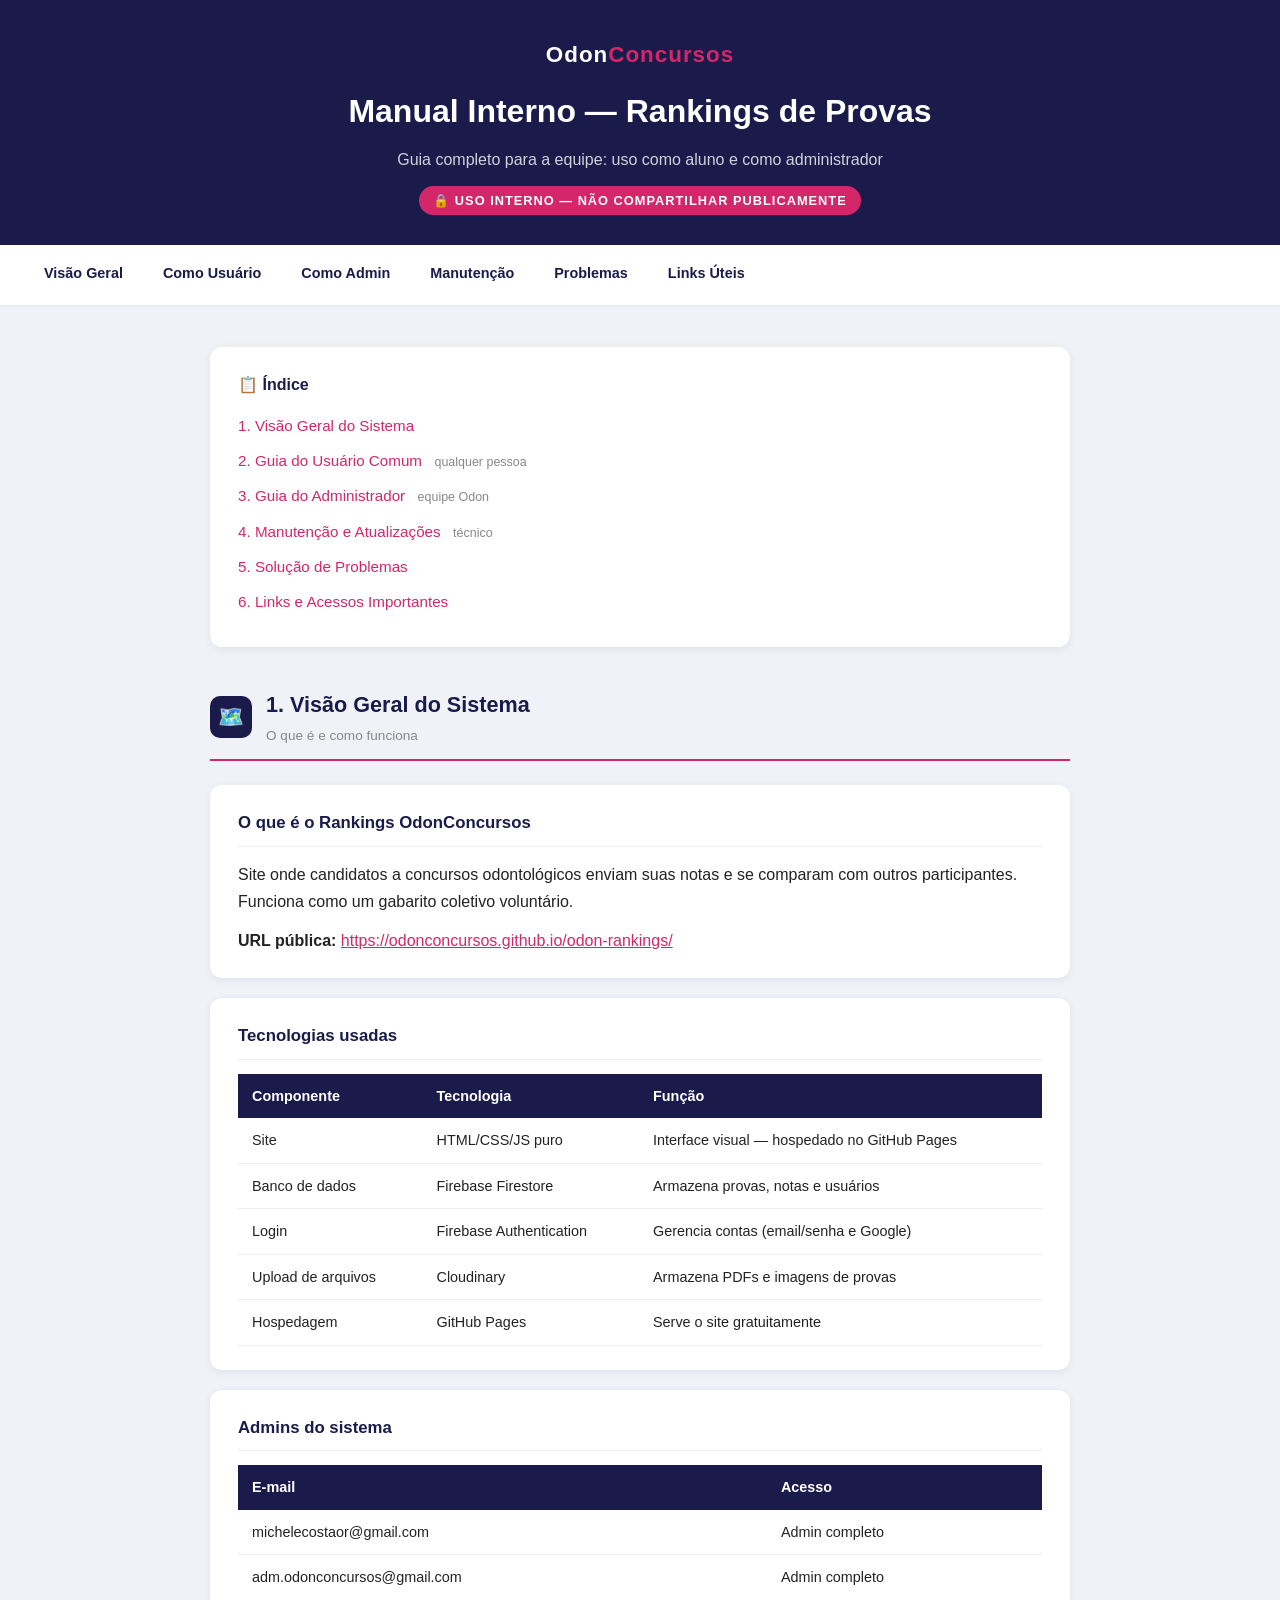
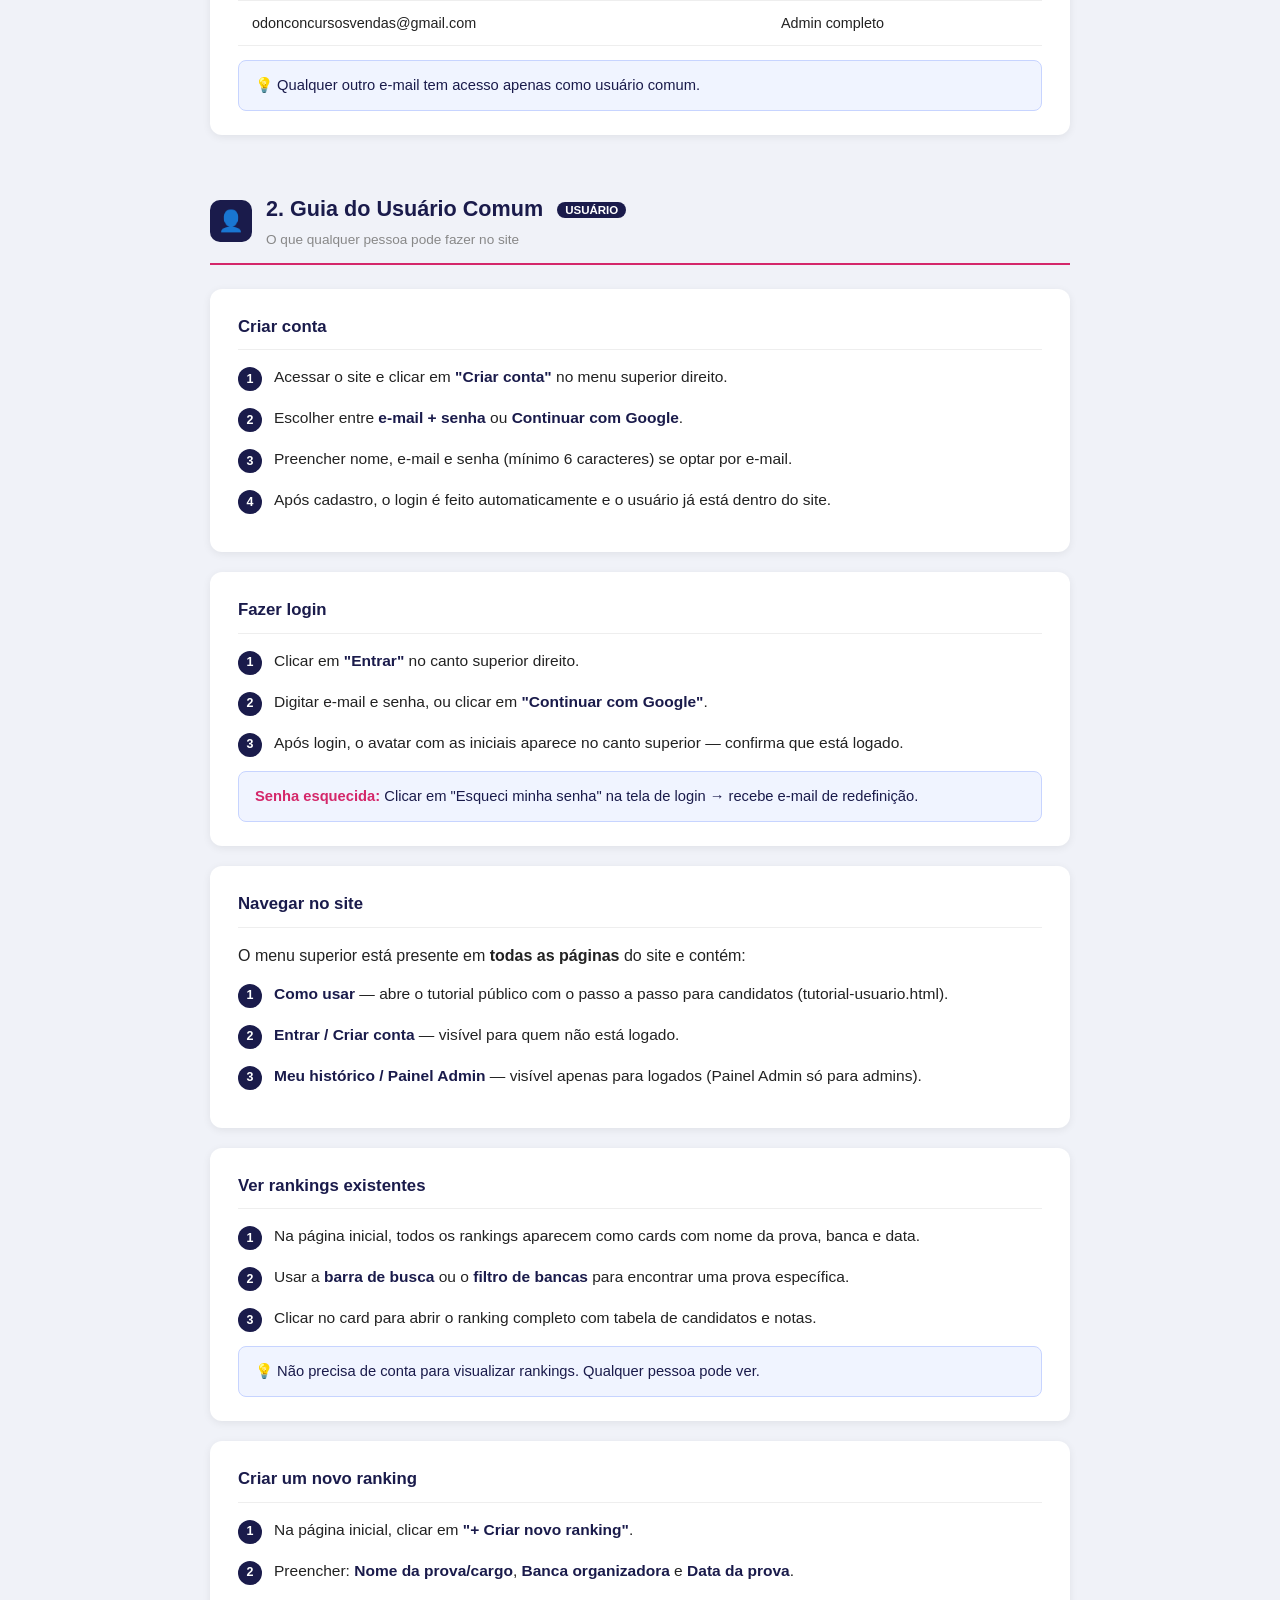
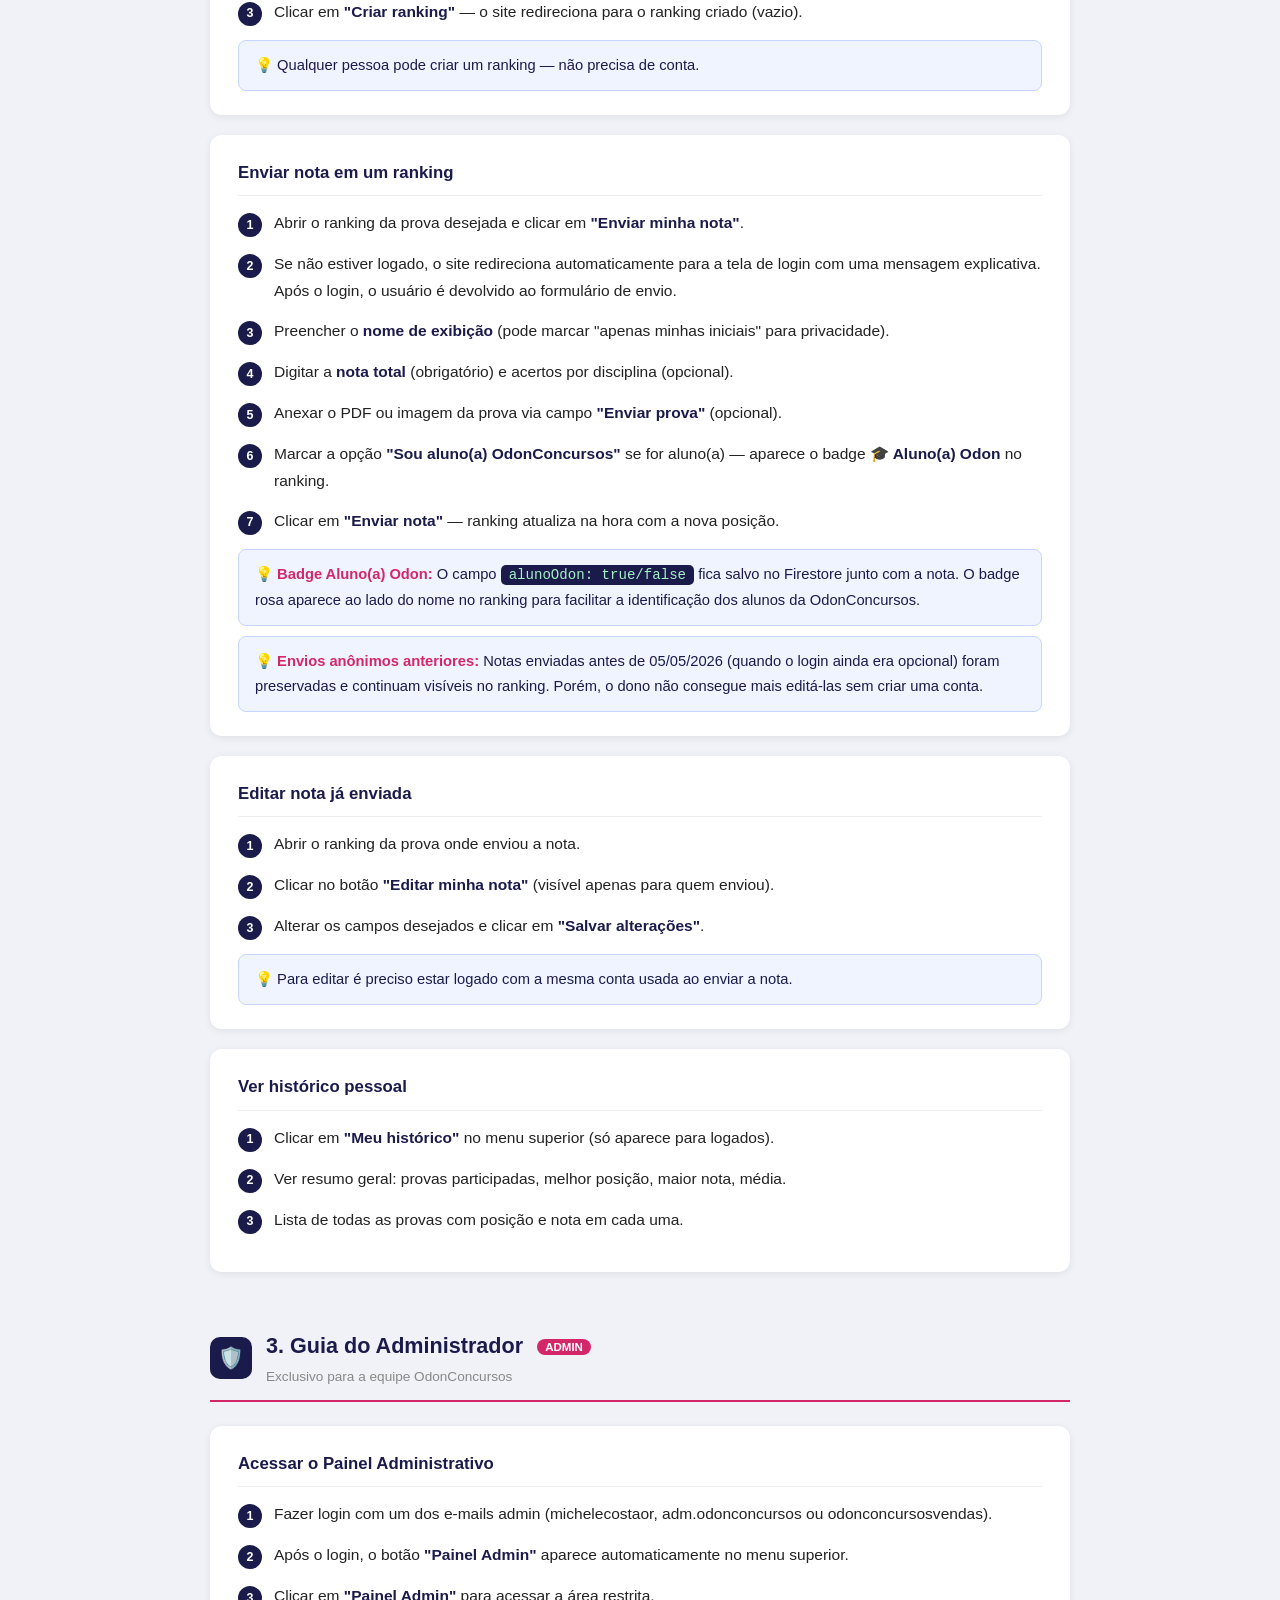
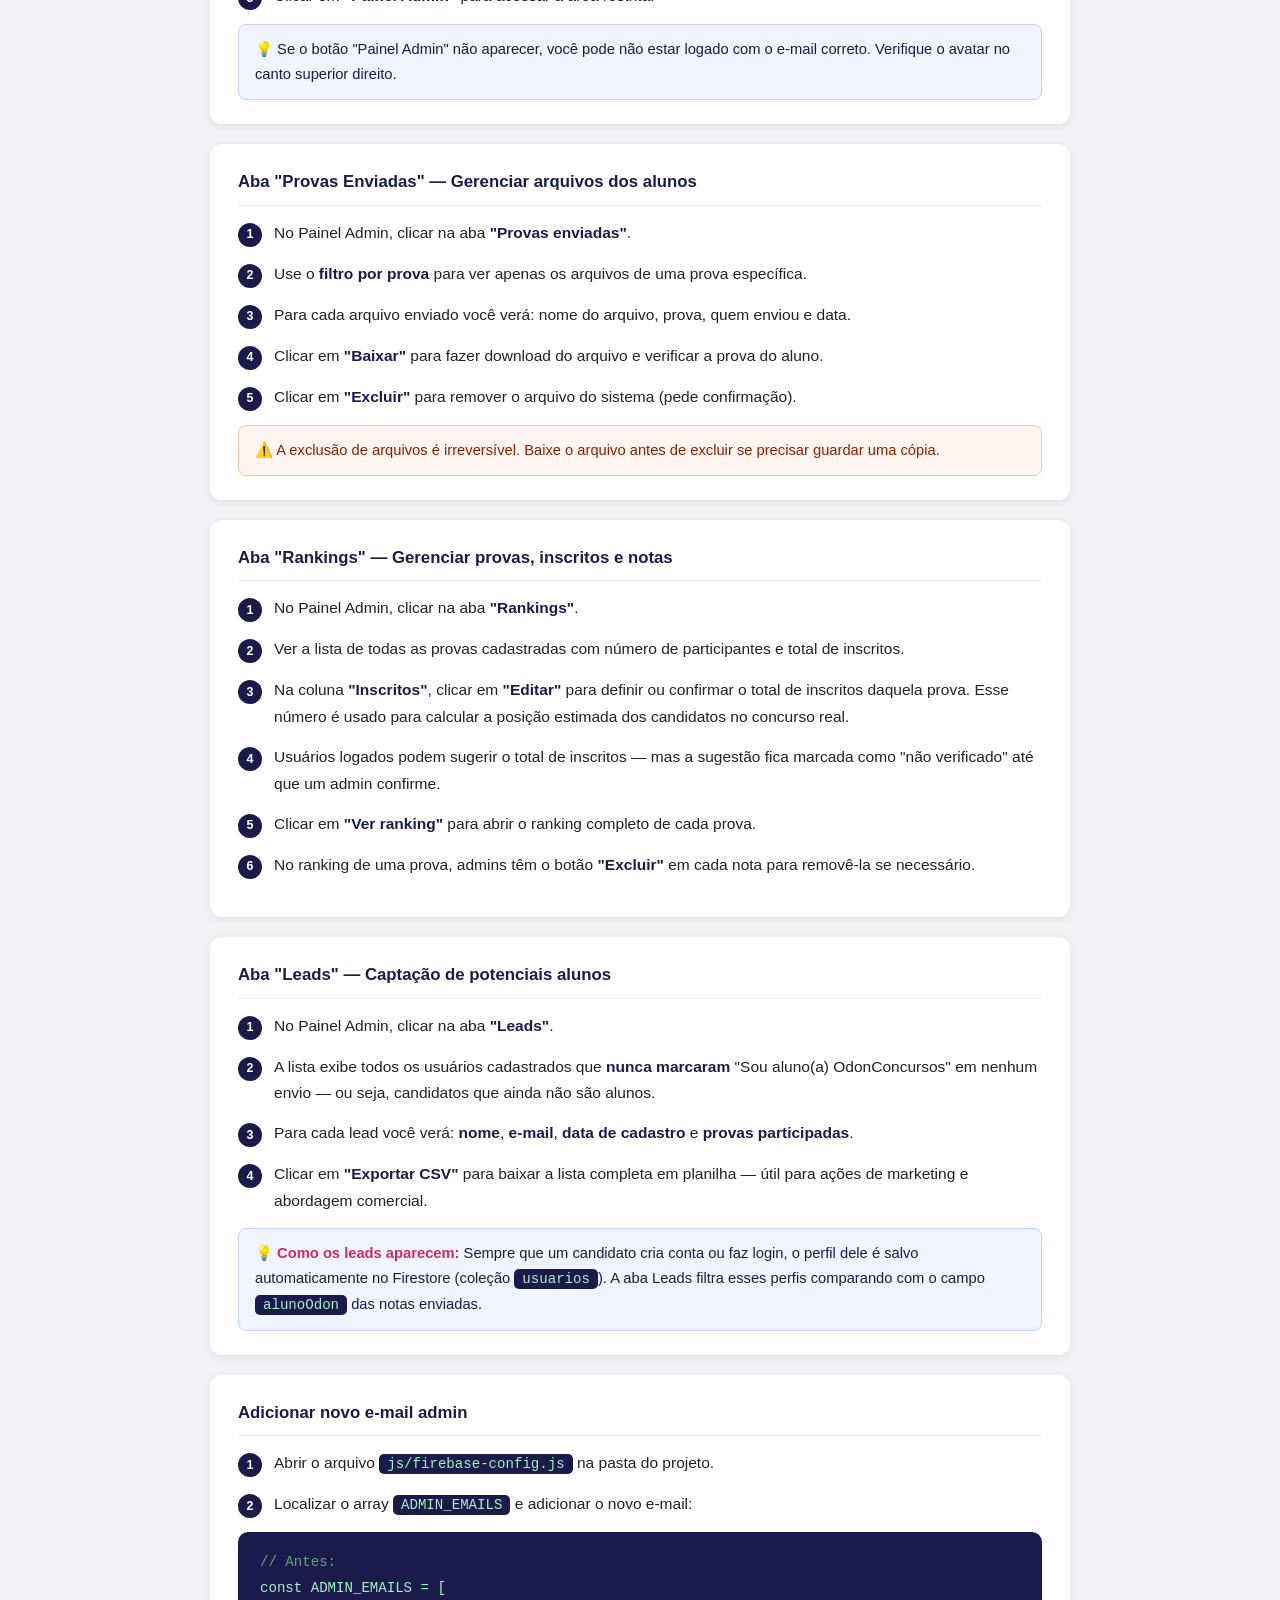
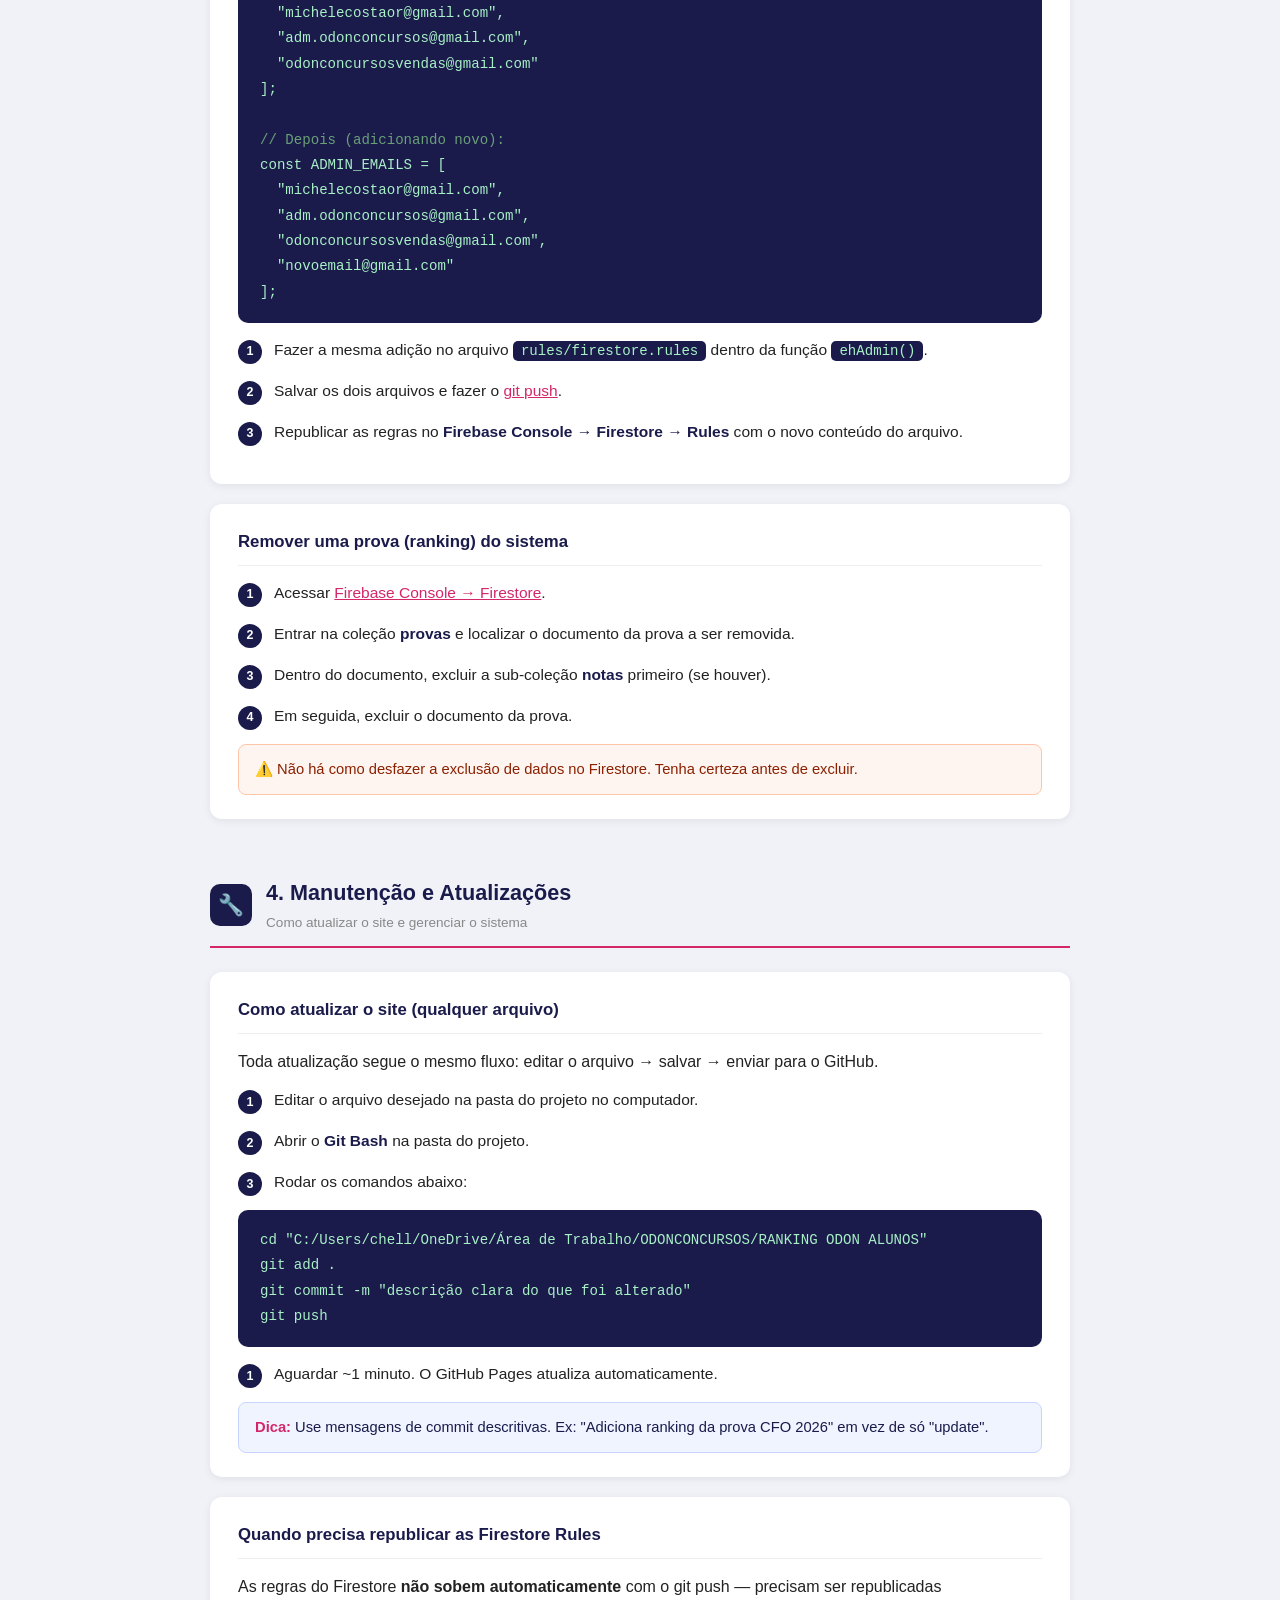
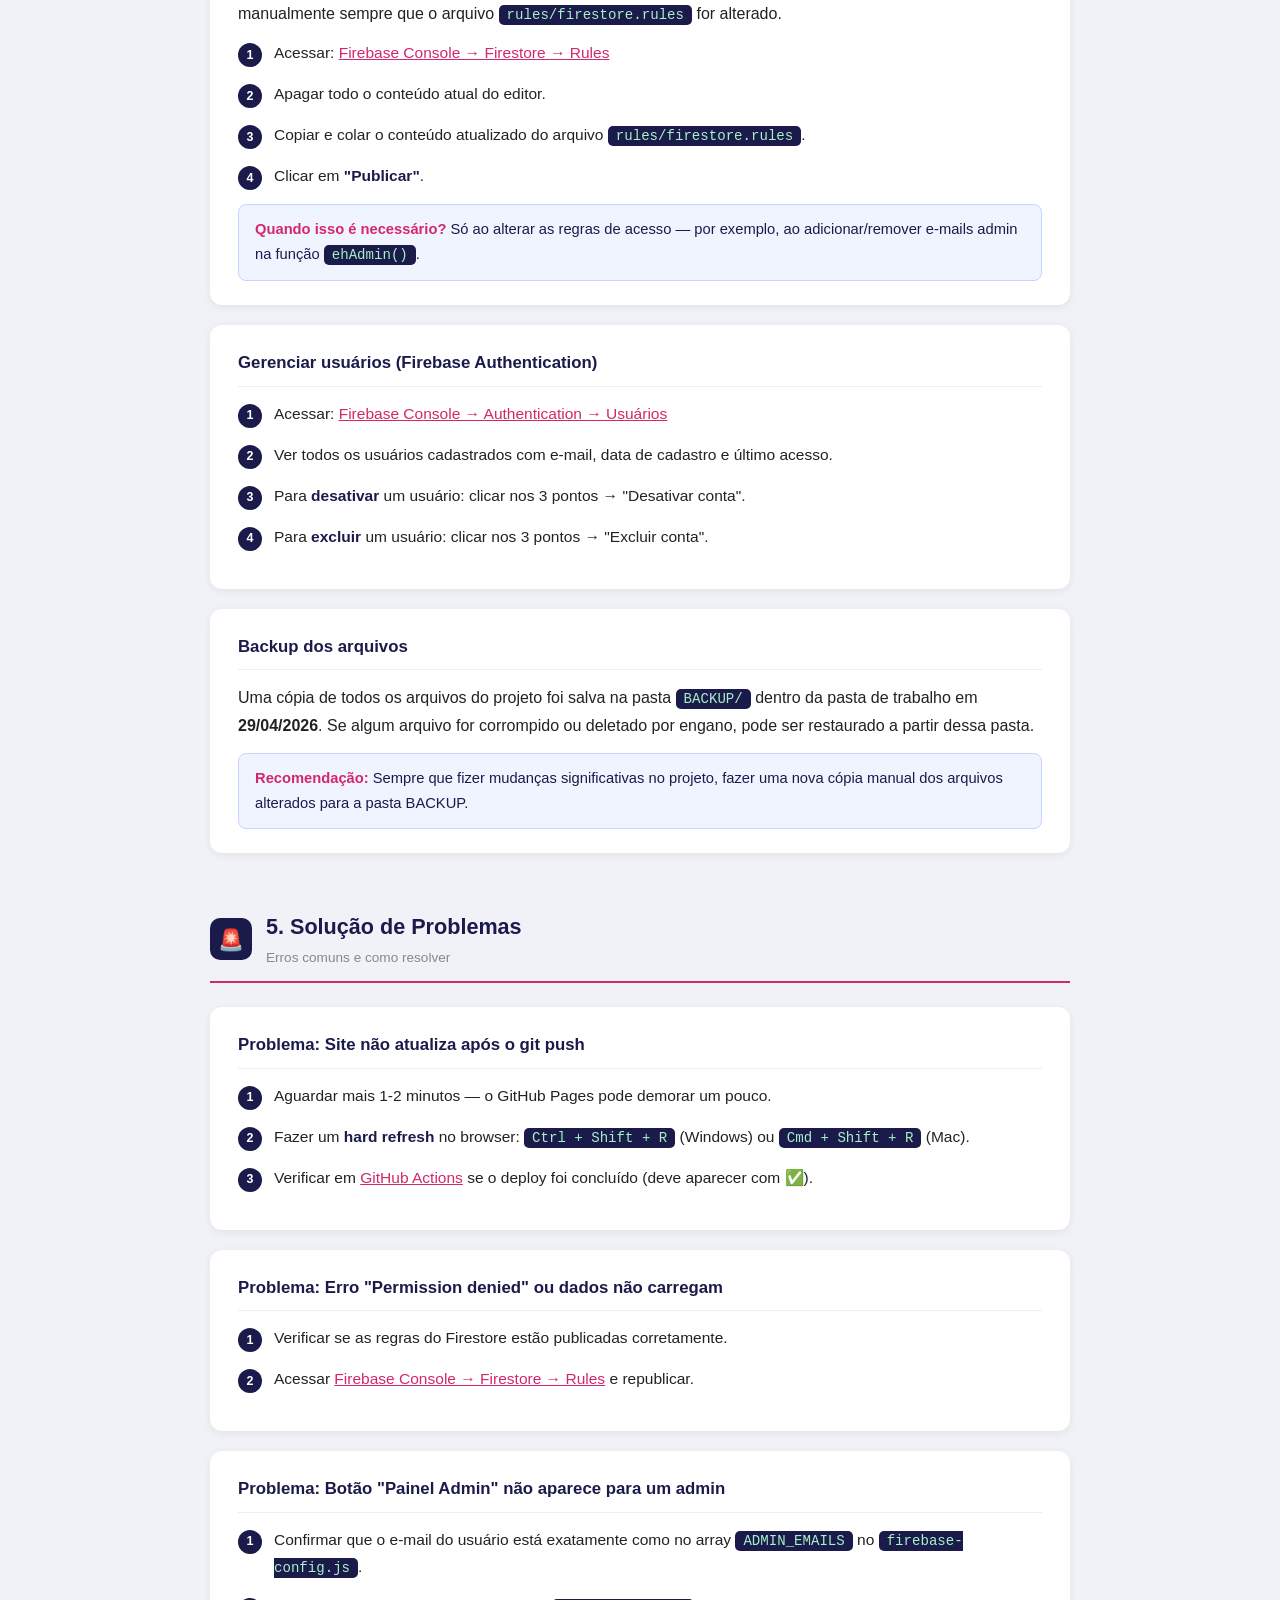
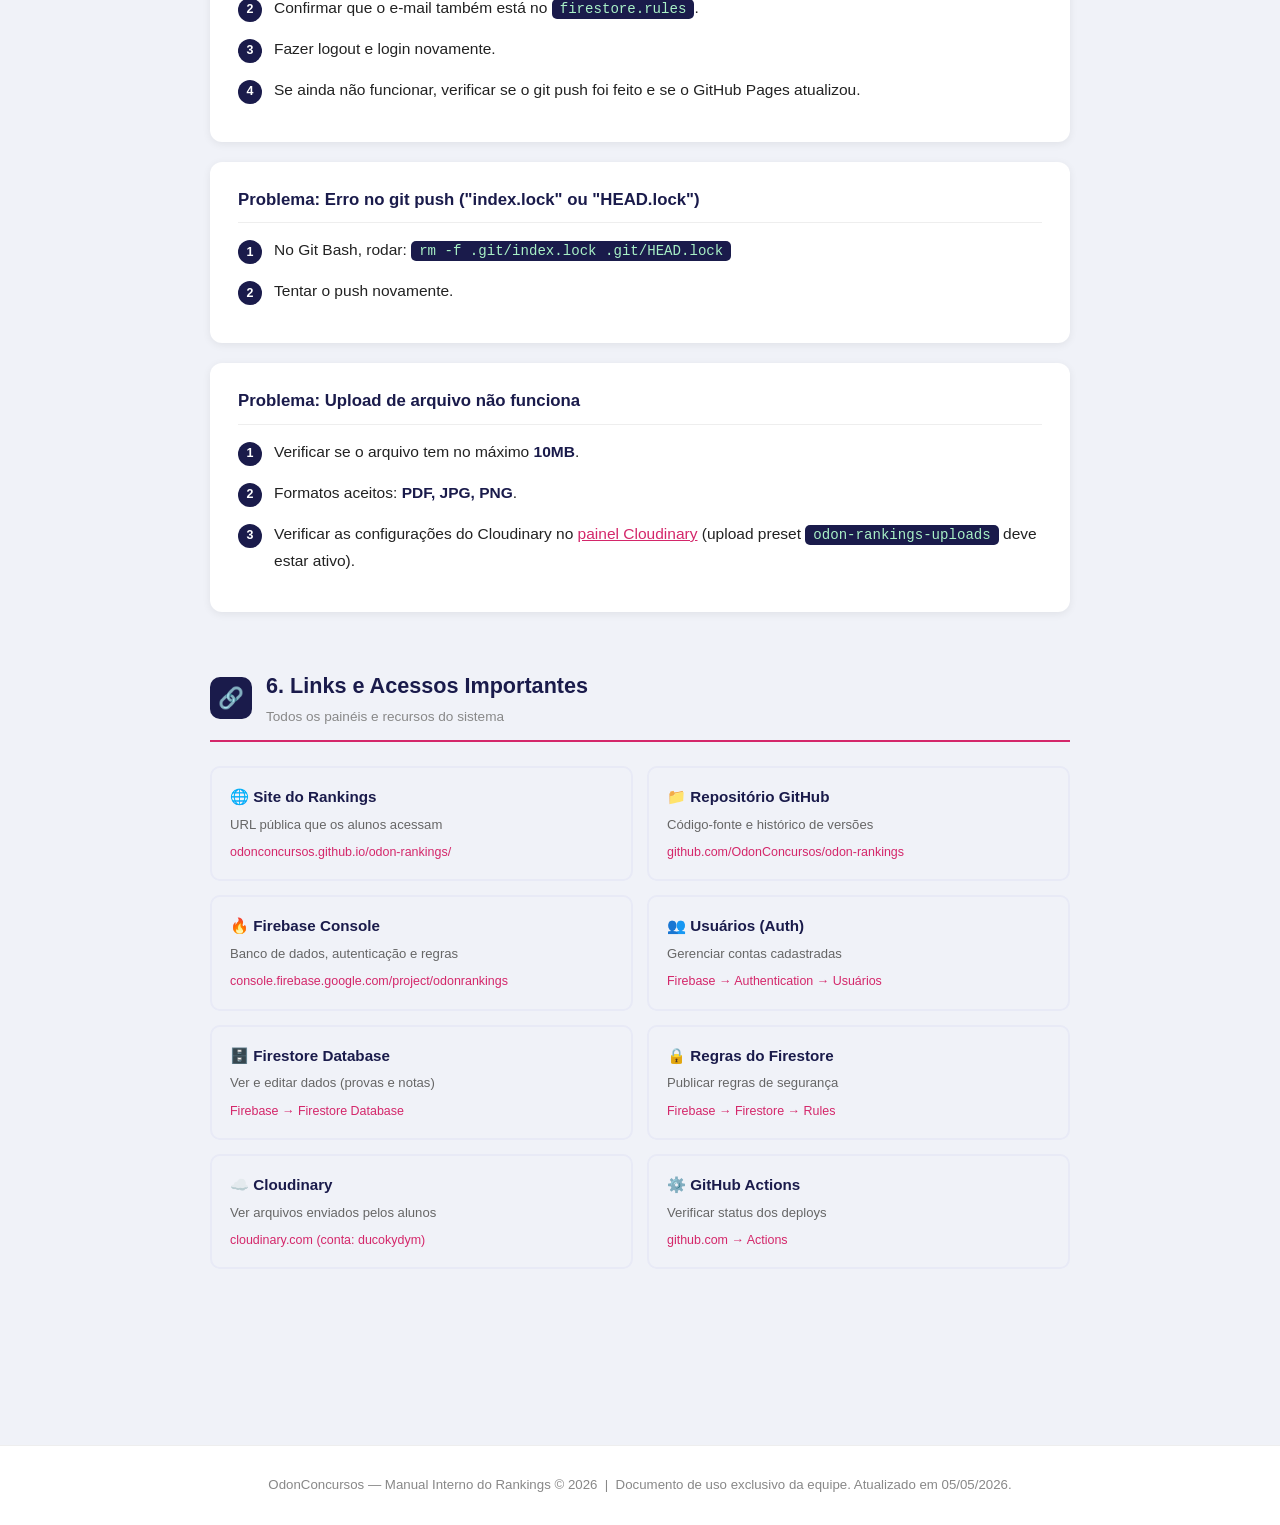
<file: tutorial-interno.html>
<!DOCTYPE html>
<html lang="pt-BR">
<head>
  <meta charset="UTF-8">
  <meta name="viewport" content="width=device-width, initial-scale=1.0">
  <title>Manual Interno — Rankings OdonConcursos</title>
  <style>
    * { box-sizing: border-box; margin: 0; padding: 0; }
    body { font-family: 'Segoe UI', Arial, sans-serif; background: #f0f2f8; color: #222; line-height: 1.7; }

    header { background: #1a1b4b; color: #fff; padding: 36px 24px 30px; text-align: center; }
    header .logo { font-size: 1.4rem; font-weight: 800; letter-spacing: 1px; }
    header .logo span { color: #D4276A; }
    header h1 { font-size: 2rem; margin-top: 10px; font-weight: 700; }
    header p { margin-top: 8px; opacity: .8; }
    .badge { display: inline-block; background: #D4276A; color: #fff; padding: 4px 14px; border-radius: 20px; font-size: .8rem; font-weight: 700; margin-top: 12px; letter-spacing: 1px; }

    nav {
      background: #fff;
      border-bottom: 2px solid #e8eaf6;
      padding: 0 24px;
      position: sticky;
      top: 0;
      z-index: 100;
      display: flex;
      gap: 0;
      overflow-x: auto;
    }
    nav a {
      display: block;
      padding: 16px 20px;
      color: #1a1b4b;
      text-decoration: none;
      font-weight: 600;
      font-size: .9rem;
      border-bottom: 3px solid transparent;
      white-space: nowrap;
      transition: all .2s;
    }
    nav a:hover, nav a.active { color: #D4276A; border-bottom-color: #D4276A; }

    .container { max-width: 900px; margin: 0 auto; padding: 40px 20px 80px; }

    .section { margin-bottom: 56px; scroll-margin-top: 60px; }
    .section-title {
      display: flex; align-items: center; gap: 14px;
      margin-bottom: 24px;
      padding-bottom: 12px;
      border-bottom: 2px solid #D4276A;
    }
    .section-icon {
      background: #1a1b4b; color: #fff;
      width: 42px; height: 42px; border-radius: 10px;
      display: flex; align-items: center; justify-content: center;
      font-size: 1.3rem; flex-shrink: 0;
    }
    .section-title h2 { font-size: 1.35rem; color: #1a1b4b; }
    .section-title .subtitle { font-size: .85rem; color: #888; }

    .card { background: #fff; border-radius: 12px; padding: 24px 28px; box-shadow: 0 2px 8px rgba(0,0,0,.07); margin-bottom: 20px; }
    .card h3 { color: #1a1b4b; font-size: 1.05rem; margin-bottom: 14px; padding-bottom: 8px; border-bottom: 1px solid #eee; }

    .steps-list { counter-reset: s; list-style: none; }
    .steps-list li { counter-increment: s; display: flex; gap: 12px; margin-bottom: 14px; align-items: flex-start; }
    .steps-list li::before {
      content: counter(s);
      background: #1a1b4b; color: #fff;
      width: 24px; height: 24px; border-radius: 50%;
      display: flex; align-items: center; justify-content: center;
      font-size: .78rem; font-weight: 700; flex-shrink: 0; margin-top: 3px;
    }
    .steps-list li span { font-size: .97rem; }
    .steps-list li strong { color: #1a1b4b; }

    .tip { background: #f0f4ff; border: 1px solid #c7d4ff; border-radius: 8px; padding: 12px 16px; margin-top: 14px; font-size: .92rem; color: #1a1b4b; }
    .tip strong { color: #D4276A; }
    .warn { background: #fff5f0; border: 1px solid #ffc5a8; border-radius: 8px; padding: 12px 16px; margin-top: 14px; font-size: .92rem; color: #8b2000; }
    .warn strong { color: #c0392b; }

    code {
      background: #1a1b4b; color: #a8f0c6;
      padding: 2px 8px; border-radius: 5px; font-size: .88rem;
      font-family: 'Courier New', monospace;
    }
    pre {
      background: #1a1b4b; color: #a8f0c6;
      border-radius: 10px; padding: 18px 22px;
      font-size: .88rem; font-family: 'Courier New', monospace;
      overflow-x: auto; margin: 14px 0; line-height: 1.8;
    }
    pre .comment { color: #6a9f78; }

    .links-grid { display: grid; grid-template-columns: 1fr 1fr; gap: 14px; }
    .link-card {
      border: 2px solid #e8eaf6; border-radius: 10px; padding: 16px 18px;
      text-decoration: none; color: inherit; transition: border-color .2s;
      display: block;
    }
    .link-card:hover { border-color: #D4276A; }
    .link-card h4 { color: #1a1b4b; margin-bottom: 4px; font-size: .95rem; }
    .link-card p { font-size: .82rem; color: #666; }
    .link-card .url { font-size: .78rem; color: #D4276A; margin-top: 6px; word-break: break-all; }

    .admin-badge { background: #D4276A; color: #fff; font-size: .72rem; padding: 2px 8px; border-radius: 10px; font-weight: 700; margin-left: 8px; vertical-align: middle; }
    .user-badge { background: #1a1b4b; color: #fff; font-size: .72rem; padding: 2px 8px; border-radius: 10px; font-weight: 700; margin-left: 8px; vertical-align: middle; }

    table { width: 100%; border-collapse: collapse; font-size: .9rem; }
    th { background: #1a1b4b; color: #fff; padding: 10px 14px; text-align: left; }
    td { padding: 10px 14px; border-bottom: 1px solid #eee; }
    tr:hover td { background: #f8f9ff; }

    .toc { background: #fff; border-radius: 12px; padding: 24px 28px; box-shadow: 0 2px 8px rgba(0,0,0,.07); margin-bottom: 40px; }
    .toc h3 { color: #1a1b4b; margin-bottom: 14px; font-size: 1rem; }
    .toc ul { list-style: none; }
    .toc ul li { margin-bottom: 8px; }
    .toc ul li a { color: #D4276A; text-decoration: none; font-size: .95rem; }
    .toc ul li a:hover { text-decoration: underline; }
    .toc ul li .toc-label { font-size: .78rem; color: #888; margin-left: 8px; }

    footer { text-align: center; padding: 28px; font-size: .83rem; color: #888; background: #fff; border-top: 1px solid #eee; margin-top: 40px; }

    @media (max-width: 600px) {
      .links-grid { grid-template-columns: 1fr; }
      nav a { padding: 12px 14px; font-size: .82rem; }
    }
  </style>
</head>
<body>

<header>
  <div class="logo">Odon<span>Concursos</span></div>
  <h1>Manual Interno — Rankings de Provas</h1>
  <p>Guia completo para a equipe: uso como aluno e como administrador</p>
  <div class="badge">🔒 USO INTERNO — NÃO COMPARTILHAR PUBLICAMENTE</div>
</header>

<nav id="nav">
  <a href="#visao-geral">Visão Geral</a>
  <a href="#como-usuario">Como Usuário</a>
  <a href="#como-admin">Como Admin</a>
  <a href="#manutencao">Manutenção</a>
  <a href="#solucao-problemas">Problemas</a>
  <a href="#links">Links Úteis</a>
</nav>

<div class="container">

  <!-- ÍNDICE -->
  <div class="toc">
    <h3>📋 Índice</h3>
    <ul>
      <li><a href="#visao-geral">1. Visão Geral do Sistema</a></li>
      <li><a href="#como-usuario">2. Guia do Usuário Comum</a> <span class="toc-label">qualquer pessoa</span></li>
      <li><a href="#como-admin">3. Guia do Administrador</a> <span class="toc-label">equipe Odon</span></li>
      <li><a href="#manutencao">4. Manutenção e Atualizações</a> <span class="toc-label">técnico</span></li>
      <li><a href="#solucao-problemas">5. Solução de Problemas</a></li>
      <li><a href="#links">6. Links e Acessos Importantes</a></li>
    </ul>
  </div>

  <!-- 1. VISÃO GERAL -->
  <div class="section" id="visao-geral">
    <div class="section-title">
      <div class="section-icon">🗺️</div>
      <div>
        <h2>1. Visão Geral do Sistema</h2>
        <div class="subtitle">O que é e como funciona</div>
      </div>
    </div>

    <div class="card">
      <h3>O que é o Rankings OdonConcursos</h3>
      <p style="margin-bottom:12px;">Site onde candidatos a concursos odontológicos enviam suas notas e se comparam com outros participantes. Funciona como um gabarito coletivo voluntário.</p>
      <p><strong>URL pública:</strong> <a href="https://odonconcursos.github.io/odon-rankings/" target="_blank" style="color:#D4276A;">https://odonconcursos.github.io/odon-rankings/</a></p>
    </div>

    <div class="card">
      <h3>Tecnologias usadas</h3>
      <table>
        <tr><th>Componente</th><th>Tecnologia</th><th>Função</th></tr>
        <tr><td>Site</td><td>HTML/CSS/JS puro</td><td>Interface visual — hospedado no GitHub Pages</td></tr>
        <tr><td>Banco de dados</td><td>Firebase Firestore</td><td>Armazena provas, notas e usuários</td></tr>
        <tr><td>Login</td><td>Firebase Authentication</td><td>Gerencia contas (email/senha e Google)</td></tr>
        <tr><td>Upload de arquivos</td><td>Cloudinary</td><td>Armazena PDFs e imagens de provas</td></tr>
        <tr><td>Hospedagem</td><td>GitHub Pages</td><td>Serve o site gratuitamente</td></tr>
      </table>
    </div>

    <div class="card">
      <h3>Admins do sistema</h3>
      <table>
        <tr><th>E-mail</th><th>Acesso</th></tr>
        <tr><td>michelecostaor@gmail.com</td><td>Admin completo</td></tr>
        <tr><td>adm.odonconcursos@gmail.com</td><td>Admin completo</td></tr>
        <tr><td>odonconcursosvendas@gmail.com</td><td>Admin completo</td></tr>
      </table>
      <div class="tip" style="margin-top:14px;"><strong>💡</strong> Qualquer outro e-mail tem acesso apenas como usuário comum.</div>
    </div>
  </div>

  <!-- 2. GUIA DO USUÁRIO -->
  <div class="section" id="como-usuario">
    <div class="section-title">
      <div class="section-icon">👤</div>
      <div>
        <h2>2. Guia do Usuário Comum <span class="user-badge">USUÁRIO</span></h2>
        <div class="subtitle">O que qualquer pessoa pode fazer no site</div>
      </div>
    </div>

    <div class="card">
      <h3>Criar conta</h3>
      <ul class="steps-list">
        <li><span>Acessar o site e clicar em <strong>"Criar conta"</strong> no menu superior direito.</span></li>
        <li><span>Escolher entre <strong>e-mail + senha</strong> ou <strong>Continuar com Google</strong>.</span></li>
        <li><span>Preencher nome, e-mail e senha (mínimo 6 caracteres) se optar por e-mail.</span></li>
        <li><span>Após cadastro, o login é feito automaticamente e o usuário já está dentro do site.</span></li>
      </ul>
    </div>

    <div class="card">
      <h3>Fazer login</h3>
      <ul class="steps-list">
        <li><span>Clicar em <strong>"Entrar"</strong> no canto superior direito.</span></li>
        <li><span>Digitar e-mail e senha, ou clicar em <strong>"Continuar com Google"</strong>.</span></li>
        <li><span>Após login, o avatar com as iniciais aparece no canto superior — confirma que está logado.</span></li>
      </ul>
      <div class="tip"><strong>Senha esquecida:</strong> Clicar em "Esqueci minha senha" na tela de login → recebe e-mail de redefinição.</div>
    </div>

    <div class="card">
      <h3>Navegar no site</h3>
      <p style="margin-bottom:12px;">O menu superior está presente em <strong>todas as páginas</strong> do site e contém:</p>
      <ul class="steps-list">
        <li><span><strong>Como usar</strong> — abre o tutorial público com o passo a passo para candidatos (tutorial-usuario.html).</span></li>
        <li><span><strong>Entrar / Criar conta</strong> — visível para quem não está logado.</span></li>
        <li><span><strong>Meu histórico / Painel Admin</strong> — visível apenas para logados (Painel Admin só para admins).</span></li>
      </ul>
    </div>

    <div class="card">
      <h3>Ver rankings existentes</h3>
      <ul class="steps-list">
        <li><span>Na página inicial, todos os rankings aparecem como cards com nome da prova, banca e data.</span></li>
        <li><span>Usar a <strong>barra de busca</strong> ou o <strong>filtro de bancas</strong> para encontrar uma prova específica.</span></li>
        <li><span>Clicar no card para abrir o ranking completo com tabela de candidatos e notas.</span></li>
      </ul>
      <div class="tip"><strong>💡</strong> Não precisa de conta para visualizar rankings. Qualquer pessoa pode ver.</div>
    </div>

    <div class="card">
      <h3>Criar um novo ranking</h3>
      <ul class="steps-list">
        <li><span>Na página inicial, clicar em <strong>"+ Criar novo ranking"</strong>.</span></li>
        <li><span>Preencher: <strong>Nome da prova/cargo</strong>, <strong>Banca organizadora</strong> e <strong>Data da prova</strong>.</span></li>
        <li><span>Clicar em <strong>"Criar ranking"</strong> — o site redireciona para o ranking criado (vazio).</span></li>
      </ul>
      <div class="tip"><strong>💡</strong> Qualquer pessoa pode criar um ranking — não precisa de conta.</div>
    </div>

    <div class="card">
      <h3>Enviar nota em um ranking</h3>
      <ul class="steps-list">
        <li><span>Abrir o ranking da prova desejada e clicar em <strong>"Enviar minha nota"</strong>.</span></li>
        <li><span>Se não estiver logado, o site redireciona automaticamente para a tela de login com uma mensagem explicativa. Após o login, o usuário é devolvido ao formulário de envio.</span></li>
        <li><span>Preencher o <strong>nome de exibição</strong> (pode marcar "apenas minhas iniciais" para privacidade).</span></li>
        <li><span>Digitar a <strong>nota total</strong> (obrigatório) e acertos por disciplina (opcional).</span></li>
        <li><span>Anexar o PDF ou imagem da prova via campo <strong>"Enviar prova"</strong> (opcional).</span></li>
        <li><span>Marcar a opção <strong>"Sou aluno(a) OdonConcursos"</strong> se for aluno(a) — aparece o badge <strong>🎓 Aluno(a) Odon</strong> no ranking.</span></li>
        <li><span>Clicar em <strong>"Enviar nota"</strong> — ranking atualiza na hora com a nova posição.</span></li>
      </ul>
      <div class="tip"><strong>💡 Badge Aluno(a) Odon:</strong> O campo <code>alunoOdon: true/false</code> fica salvo no Firestore junto com a nota. O badge rosa aparece ao lado do nome no ranking para facilitar a identificação dos alunos da OdonConcursos.</div>
      <div class="tip" style="margin-top:10px;"><strong>💡 Envios anônimos anteriores:</strong> Notas enviadas antes de 05/05/2026 (quando o login ainda era opcional) foram preservadas e continuam visíveis no ranking. Porém, o dono não consegue mais editá-las sem criar uma conta.</div>
    </div>

    <div class="card">
      <h3>Editar nota já enviada</h3>
      <ul class="steps-list">
        <li><span>Abrir o ranking da prova onde enviou a nota.</span></li>
        <li><span>Clicar no botão <strong>"Editar minha nota"</strong> (visível apenas para quem enviou).</span></li>
        <li><span>Alterar os campos desejados e clicar em <strong>"Salvar alterações"</strong>.</span></li>
      </ul>
      <div class="tip"><strong>💡</strong> Para editar é preciso estar logado com a mesma conta usada ao enviar a nota.</div>
    </div>

    <div class="card">
      <h3>Ver histórico pessoal</h3>
      <ul class="steps-list">
        <li><span>Clicar em <strong>"Meu histórico"</strong> no menu superior (só aparece para logados).</span></li>
        <li><span>Ver resumo geral: provas participadas, melhor posição, maior nota, média.</span></li>
        <li><span>Lista de todas as provas com posição e nota em cada uma.</span></li>
      </ul>
    </div>
  </div>

  <!-- 3. GUIA DO ADMIN -->
  <div class="section" id="como-admin">
    <div class="section-title">
      <div class="section-icon">🛡️</div>
      <div>
        <h2>3. Guia do Administrador <span class="admin-badge">ADMIN</span></h2>
        <div class="subtitle">Exclusivo para a equipe OdonConcursos</div>
      </div>
    </div>

    <div class="card">
      <h3>Acessar o Painel Administrativo</h3>
      <ul class="steps-list">
        <li><span>Fazer login com um dos e-mails admin (michelecostaor, adm.odonconcursos ou odonconcursosvendas).</span></li>
        <li><span>Após o login, o botão <strong>"Painel Admin"</strong> aparece automaticamente no menu superior.</span></li>
        <li><span>Clicar em <strong>"Painel Admin"</strong> para acessar a área restrita.</span></li>
      </ul>
      <div class="tip"><strong>💡</strong> Se o botão "Painel Admin" não aparecer, você pode não estar logado com o e-mail correto. Verifique o avatar no canto superior direito.</div>
    </div>

    <div class="card">
      <h3>Aba "Provas Enviadas" — Gerenciar arquivos dos alunos</h3>
      <ul class="steps-list">
        <li><span>No Painel Admin, clicar na aba <strong>"Provas enviadas"</strong>.</span></li>
        <li><span>Use o <strong>filtro por prova</strong> para ver apenas os arquivos de uma prova específica.</span></li>
        <li><span>Para cada arquivo enviado você verá: nome do arquivo, prova, quem enviou e data.</span></li>
        <li><span>Clicar em <strong>"Baixar"</strong> para fazer download do arquivo e verificar a prova do aluno.</span></li>
        <li><span>Clicar em <strong>"Excluir"</strong> para remover o arquivo do sistema (pede confirmação).</span></li>
      </ul>
      <div class="warn"><strong>⚠️</strong> A exclusão de arquivos é irreversível. Baixe o arquivo antes de excluir se precisar guardar uma cópia.</div>
    </div>

    <div class="card">
      <h3>Aba "Rankings" — Gerenciar provas, inscritos e notas</h3>
      <ul class="steps-list">
        <li><span>No Painel Admin, clicar na aba <strong>"Rankings"</strong>.</span></li>
        <li><span>Ver a lista de todas as provas cadastradas com número de participantes e total de inscritos.</span></li>
        <li><span>Na coluna <strong>"Inscritos"</strong>, clicar em <strong>"Editar"</strong> para definir ou confirmar o total de inscritos daquela prova. Esse número é usado para calcular a posição estimada dos candidatos no concurso real.</span></li>
        <li><span>Usuários logados podem sugerir o total de inscritos — mas a sugestão fica marcada como "não verificado" até que um admin confirme.</span></li>
        <li><span>Clicar em <strong>"Ver ranking"</strong> para abrir o ranking completo de cada prova.</span></li>
        <li><span>No ranking de uma prova, admins têm o botão <strong>"Excluir"</strong> em cada nota para removê-la se necessário.</span></li>
      </ul>
    </div>

    <div class="card">
      <h3>Aba "Leads" — Captação de potenciais alunos</h3>
      <ul class="steps-list">
        <li><span>No Painel Admin, clicar na aba <strong>"Leads"</strong>.</span></li>
        <li><span>A lista exibe todos os usuários cadastrados que <strong>nunca marcaram</strong> "Sou aluno(a) OdonConcursos" em nenhum envio — ou seja, candidatos que ainda não são alunos.</span></li>
        <li><span>Para cada lead você verá: <strong>nome</strong>, <strong>e-mail</strong>, <strong>data de cadastro</strong> e <strong>provas participadas</strong>.</span></li>
        <li><span>Clicar em <strong>"Exportar CSV"</strong> para baixar a lista completa em planilha — útil para ações de marketing e abordagem comercial.</span></li>
      </ul>
      <div class="tip"><strong>💡 Como os leads aparecem:</strong> Sempre que um candidato cria conta ou faz login, o perfil dele é salvo automaticamente no Firestore (coleção <code>usuarios</code>). A aba Leads filtra esses perfis comparando com o campo <code>alunoOdon</code> das notas enviadas.</div>
    </div>

    <div class="card">
      <h3>Adicionar novo e-mail admin</h3>
      <ul class="steps-list">
        <li><span>Abrir o arquivo <code>js/firebase-config.js</code> na pasta do projeto.</span></li>
        <li><span>Localizar o array <code>ADMIN_EMAILS</code> e adicionar o novo e-mail:</span></li>
      </ul>
      <pre><span class="comment">// Antes:</span>
const ADMIN_EMAILS = [
  "michelecostaor@gmail.com",
  "adm.odonconcursos@gmail.com",
  "odonconcursosvendas@gmail.com"
];

<span class="comment">// Depois (adicionando novo):</span>
const ADMIN_EMAILS = [
  "michelecostaor@gmail.com",
  "adm.odonconcursos@gmail.com",
  "odonconcursosvendas@gmail.com",
  "novoemail@gmail.com"
];</pre>
      <ul class="steps-list" style="margin-top:12px;">
        <li><span>Fazer a mesma adição no arquivo <code>rules/firestore.rules</code> dentro da função <code>ehAdmin()</code>.</span></li>
        <li><span>Salvar os dois arquivos e fazer o <a href="#manutencao" style="color:#D4276A;">git push</a>.</span></li>
        <li><span>Republicar as regras no <strong>Firebase Console → Firestore → Rules</strong> com o novo conteúdo do arquivo.</span></li>
      </ul>
    </div>

    <div class="card">
      <h3>Remover uma prova (ranking) do sistema</h3>
      <ul class="steps-list">
        <li><span>Acessar <a href="https://console.firebase.google.com/project/odonrankings/firestore" target="_blank" style="color:#D4276A;">Firebase Console → Firestore</a>.</span></li>
        <li><span>Entrar na coleção <strong>provas</strong> e localizar o documento da prova a ser removida.</span></li>
        <li><span>Dentro do documento, excluir a sub-coleção <strong>notas</strong> primeiro (se houver).</span></li>
        <li><span>Em seguida, excluir o documento da prova.</span></li>
      </ul>
      <div class="warn"><strong>⚠️</strong> Não há como desfazer a exclusão de dados no Firestore. Tenha certeza antes de excluir.</div>
    </div>
  </div>

  <!-- 4. MANUTENÇÃO -->
  <div class="section" id="manutencao">
    <div class="section-title">
      <div class="section-icon">🔧</div>
      <div>
        <h2>4. Manutenção e Atualizações</h2>
        <div class="subtitle">Como atualizar o site e gerenciar o sistema</div>
      </div>
    </div>

    <div class="card">
      <h3>Como atualizar o site (qualquer arquivo)</h3>
      <p style="margin-bottom:12px;">Toda atualização segue o mesmo fluxo: editar o arquivo → salvar → enviar para o GitHub.</p>
      <ul class="steps-list">
        <li><span>Editar o arquivo desejado na pasta do projeto no computador.</span></li>
        <li><span>Abrir o <strong>Git Bash</strong> na pasta do projeto.</span></li>
        <li><span>Rodar os comandos abaixo:</span></li>
      </ul>
      <pre>cd "C:/Users/chell/OneDrive/Área de Trabalho/ODONCONCURSOS/RANKING ODON ALUNOS"
git add .
git commit -m "descrição clara do que foi alterado"
git push</pre>
      <ul class="steps-list" style="margin-top:12px;">
        <li><span>Aguardar ~1 minuto. O GitHub Pages atualiza automaticamente.</span></li>
      </ul>
      <div class="tip"><strong>Dica:</strong> Use mensagens de commit descritivas. Ex: "Adiciona ranking da prova CFO 2026" em vez de só "update".</div>
    </div>

    <div class="card">
      <h3>Quando precisa republicar as Firestore Rules</h3>
      <p style="margin-bottom:12px;">As regras do Firestore <strong>não sobem automaticamente</strong> com o git push — precisam ser republicadas manualmente sempre que o arquivo <code>rules/firestore.rules</code> for alterado.</p>
      <ul class="steps-list">
        <li><span>Acessar: <a href="https://console.firebase.google.com/project/odonrankings/firestore/rules" target="_blank" style="color:#D4276A;">Firebase Console → Firestore → Rules</a></span></li>
        <li><span>Apagar todo o conteúdo atual do editor.</span></li>
        <li><span>Copiar e colar o conteúdo atualizado do arquivo <code>rules/firestore.rules</code>.</span></li>
        <li><span>Clicar em <strong>"Publicar"</strong>.</span></li>
      </ul>
      <div class="tip"><strong>Quando isso é necessário?</strong> Só ao alterar as regras de acesso — por exemplo, ao adicionar/remover e-mails admin na função <code>ehAdmin()</code>.</div>
    </div>

    <div class="card">
      <h3>Gerenciar usuários (Firebase Authentication)</h3>
      <ul class="steps-list">
        <li><span>Acessar: <a href="https://console.firebase.google.com/project/odonrankings/authentication/users" target="_blank" style="color:#D4276A;">Firebase Console → Authentication → Usuários</a></span></li>
        <li><span>Ver todos os usuários cadastrados com e-mail, data de cadastro e último acesso.</span></li>
        <li><span>Para <strong>desativar</strong> um usuário: clicar nos 3 pontos → "Desativar conta".</span></li>
        <li><span>Para <strong>excluir</strong> um usuário: clicar nos 3 pontos → "Excluir conta".</span></li>
      </ul>
    </div>

    <div class="card">
      <h3>Backup dos arquivos</h3>
      <p>Uma cópia de todos os arquivos do projeto foi salva na pasta <code>BACKUP/</code> dentro da pasta de trabalho em <strong>29/04/2026</strong>. Se algum arquivo for corrompido ou deletado por engano, pode ser restaurado a partir dessa pasta.</p>
      <div class="tip"><strong>Recomendação:</strong> Sempre que fizer mudanças significativas no projeto, fazer uma nova cópia manual dos arquivos alterados para a pasta BACKUP.</div>
    </div>
  </div>

  <!-- 5. SOLUÇÃO DE PROBLEMAS -->
  <div class="section" id="solucao-problemas">
    <div class="section-title">
      <div class="section-icon">🚨</div>
      <div>
        <h2>5. Solução de Problemas</h2>
        <div class="subtitle">Erros comuns e como resolver</div>
      </div>
    </div>

    <div class="card">
      <h3>Problema: Site não atualiza após o git push</h3>
      <ul class="steps-list">
        <li><span>Aguardar mais 1-2 minutos — o GitHub Pages pode demorar um pouco.</span></li>
        <li><span>Fazer um <strong>hard refresh</strong> no browser: <code>Ctrl + Shift + R</code> (Windows) ou <code>Cmd + Shift + R</code> (Mac).</span></li>
        <li><span>Verificar em <a href="https://github.com/OdonConcursos/odon-rankings/actions" target="_blank" style="color:#D4276A;">GitHub Actions</a> se o deploy foi concluído (deve aparecer com ✅).</span></li>
      </ul>
    </div>

    <div class="card">
      <h3>Problema: Erro "Permission denied" ou dados não carregam</h3>
      <ul class="steps-list">
        <li><span>Verificar se as regras do Firestore estão publicadas corretamente.</span></li>
        <li><span>Acessar <a href="https://console.firebase.google.com/project/odonrankings/firestore/rules" target="_blank" style="color:#D4276A;">Firebase Console → Firestore → Rules</a> e republicar.</span></li>
      </ul>
    </div>

    <div class="card">
      <h3>Problema: Botão "Painel Admin" não aparece para um admin</h3>
      <ul class="steps-list">
        <li><span>Confirmar que o e-mail do usuário está exatamente como no array <code>ADMIN_EMAILS</code> no <code>firebase-config.js</code>.</span></li>
        <li><span>Confirmar que o e-mail também está no <code>firestore.rules</code>.</span></li>
        <li><span>Fazer logout e login novamente.</span></li>
        <li><span>Se ainda não funcionar, verificar se o git push foi feito e se o GitHub Pages atualizou.</span></li>
      </ul>
    </div>

    <div class="card">
      <h3>Problema: Erro no git push ("index.lock" ou "HEAD.lock")</h3>
      <ul class="steps-list">
        <li><span>No Git Bash, rodar: <code>rm -f .git/index.lock .git/HEAD.lock</code></span></li>
        <li><span>Tentar o push novamente.</span></li>
      </ul>
    </div>

    <div class="card">
      <h3>Problema: Upload de arquivo não funciona</h3>
      <ul class="steps-list">
        <li><span>Verificar se o arquivo tem no máximo <strong>10MB</strong>.</span></li>
        <li><span>Formatos aceitos: <strong>PDF, JPG, PNG</strong>.</span></li>
        <li><span>Verificar as configurações do Cloudinary no <a href="https://cloudinary.com" target="_blank" style="color:#D4276A;">painel Cloudinary</a> (upload preset <code>odon-rankings-uploads</code> deve estar ativo).</span></li>
      </ul>
    </div>
  </div>

  <!-- 6. LINKS -->
  <div class="section" id="links">
    <div class="section-title">
      <div class="section-icon">🔗</div>
      <div>
        <h2>6. Links e Acessos Importantes</h2>
        <div class="subtitle">Todos os painéis e recursos do sistema</div>
      </div>
    </div>

    <div class="links-grid">
      <a class="link-card" href="https://odonconcursos.github.io/odon-rankings/" target="_blank">
        <h4>🌐 Site do Rankings</h4>
        <p>URL pública que os alunos acessam</p>
        <div class="url">odonconcursos.github.io/odon-rankings/</div>
      </a>
      <a class="link-card" href="https://github.com/OdonConcursos/odon-rankings" target="_blank">
        <h4>📁 Repositório GitHub</h4>
        <p>Código-fonte e histórico de versões</p>
        <div class="url">github.com/OdonConcursos/odon-rankings</div>
      </a>
      <a class="link-card" href="https://console.firebase.google.com/project/odonrankings" target="_blank">
        <h4>🔥 Firebase Console</h4>
        <p>Banco de dados, autenticação e regras</p>
        <div class="url">console.firebase.google.com/project/odonrankings</div>
      </a>
      <a class="link-card" href="https://console.firebase.google.com/project/odonrankings/authentication/users" target="_blank">
        <h4>👥 Usuários (Auth)</h4>
        <p>Gerenciar contas cadastradas</p>
        <div class="url">Firebase → Authentication → Usuários</div>
      </a>
      <a class="link-card" href="https://console.firebase.google.com/project/odonrankings/firestore" target="_blank">
        <h4>🗄️ Firestore Database</h4>
        <p>Ver e editar dados (provas e notas)</p>
        <div class="url">Firebase → Firestore Database</div>
      </a>
      <a class="link-card" href="https://console.firebase.google.com/project/odonrankings/firestore/rules" target="_blank">
        <h4>🔒 Regras do Firestore</h4>
        <p>Publicar regras de segurança</p>
        <div class="url">Firebase → Firestore → Rules</div>
      </a>
      <a class="link-card" href="https://cloudinary.com" target="_blank">
        <h4>☁️ Cloudinary</h4>
        <p>Ver arquivos enviados pelos alunos</p>
        <div class="url">cloudinary.com (conta: ducokydym)</div>
      </a>
      <a class="link-card" href="https://github.com/OdonConcursos/odon-rankings/actions" target="_blank">
        <h4>⚙️ GitHub Actions</h4>
        <p>Verificar status dos deploys</p>
        <div class="url">github.com → Actions</div>
      </a>
    </div>
  </div>

</div>

<footer>
  OdonConcursos — Manual Interno do Rankings &copy; 2026 &nbsp;|&nbsp;
  Documento de uso exclusivo da equipe. Atualizado em 05/05/2026.
</footer>

<script>
  // Highlight active nav item on scroll
  const sections = document.querySelectorAll('.section');
  const navLinks = document.querySelectorAll('nav a');
  window.addEventListener('scroll', () => {
    let current = '';
    sections.forEach(s => {
      if (window.scrollY >= s.offsetTop - 80) current = s.id;
    });
    navLinks.forEach(a => {
      a.classList.remove('active');
      if (a.getAttribute('href') === '#' + current) a.classList.add('active');
    });
  });
</script>

</body>
</html>
</file>
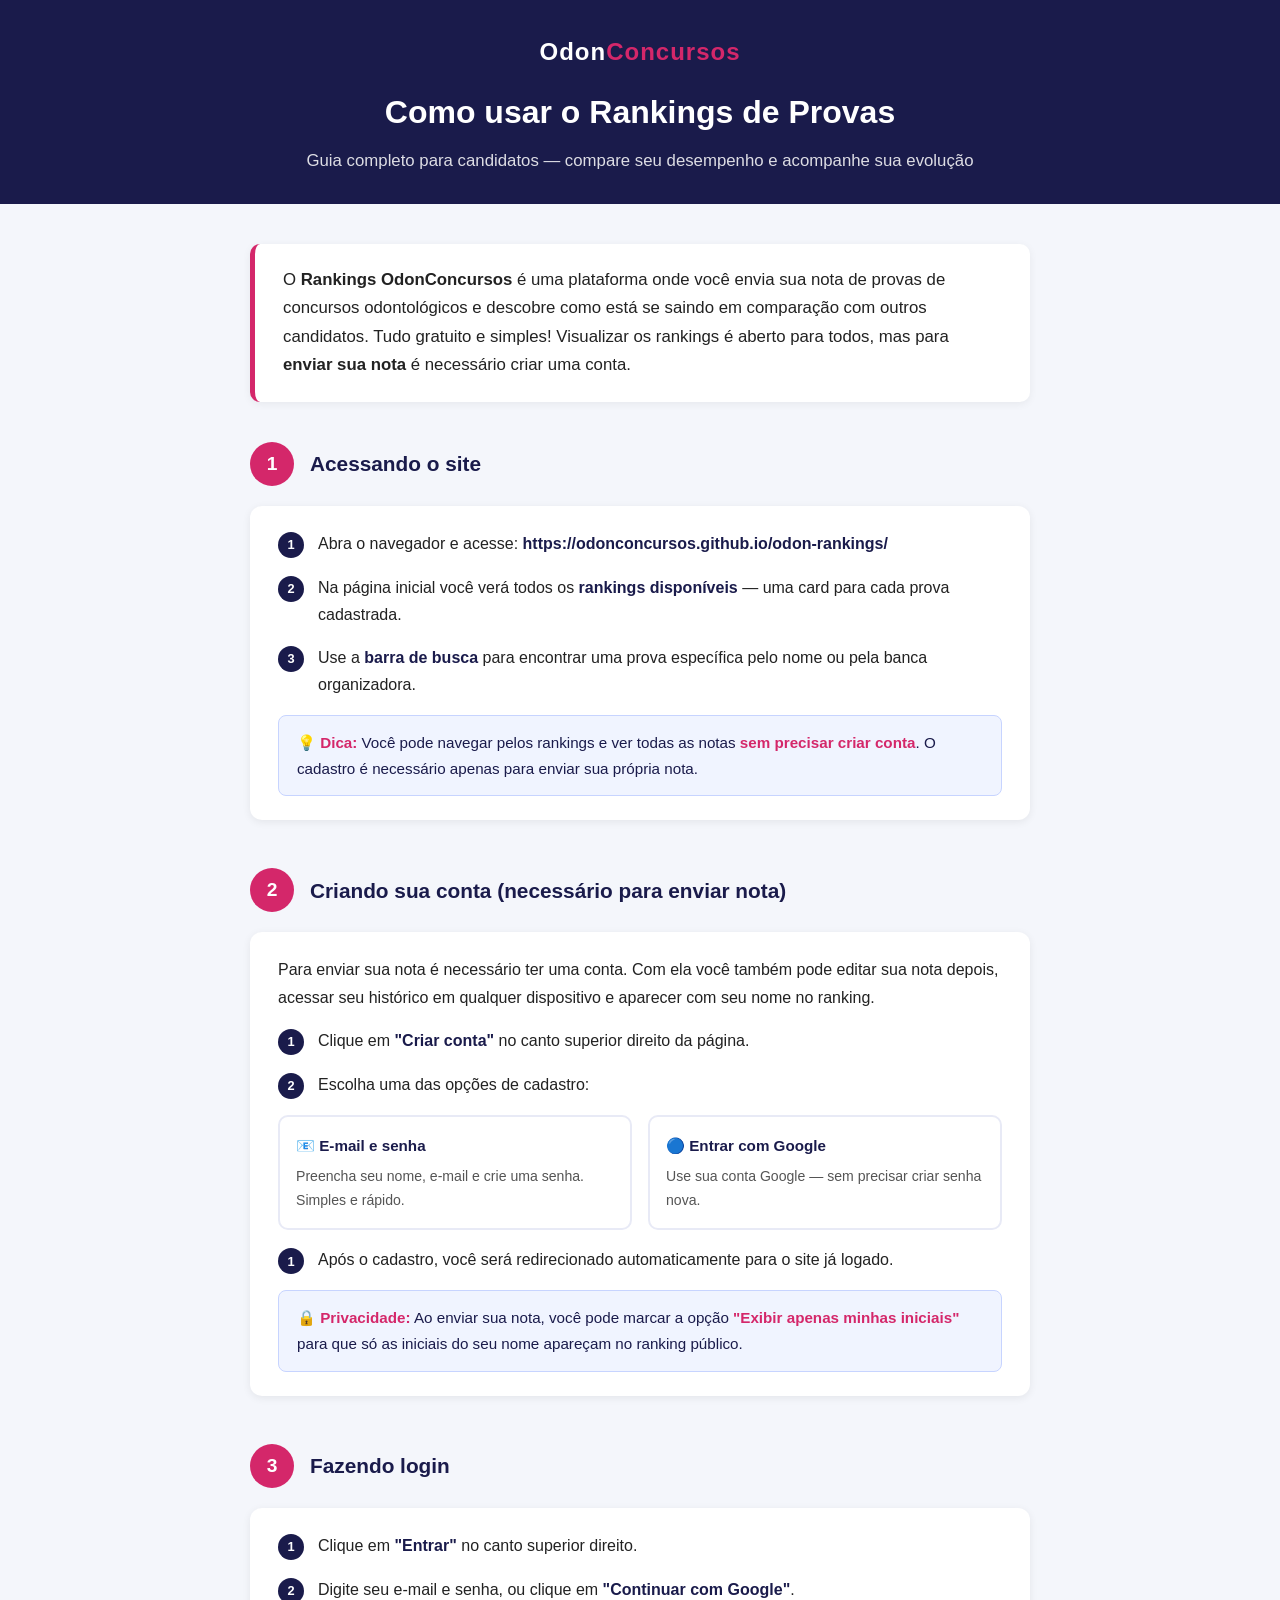
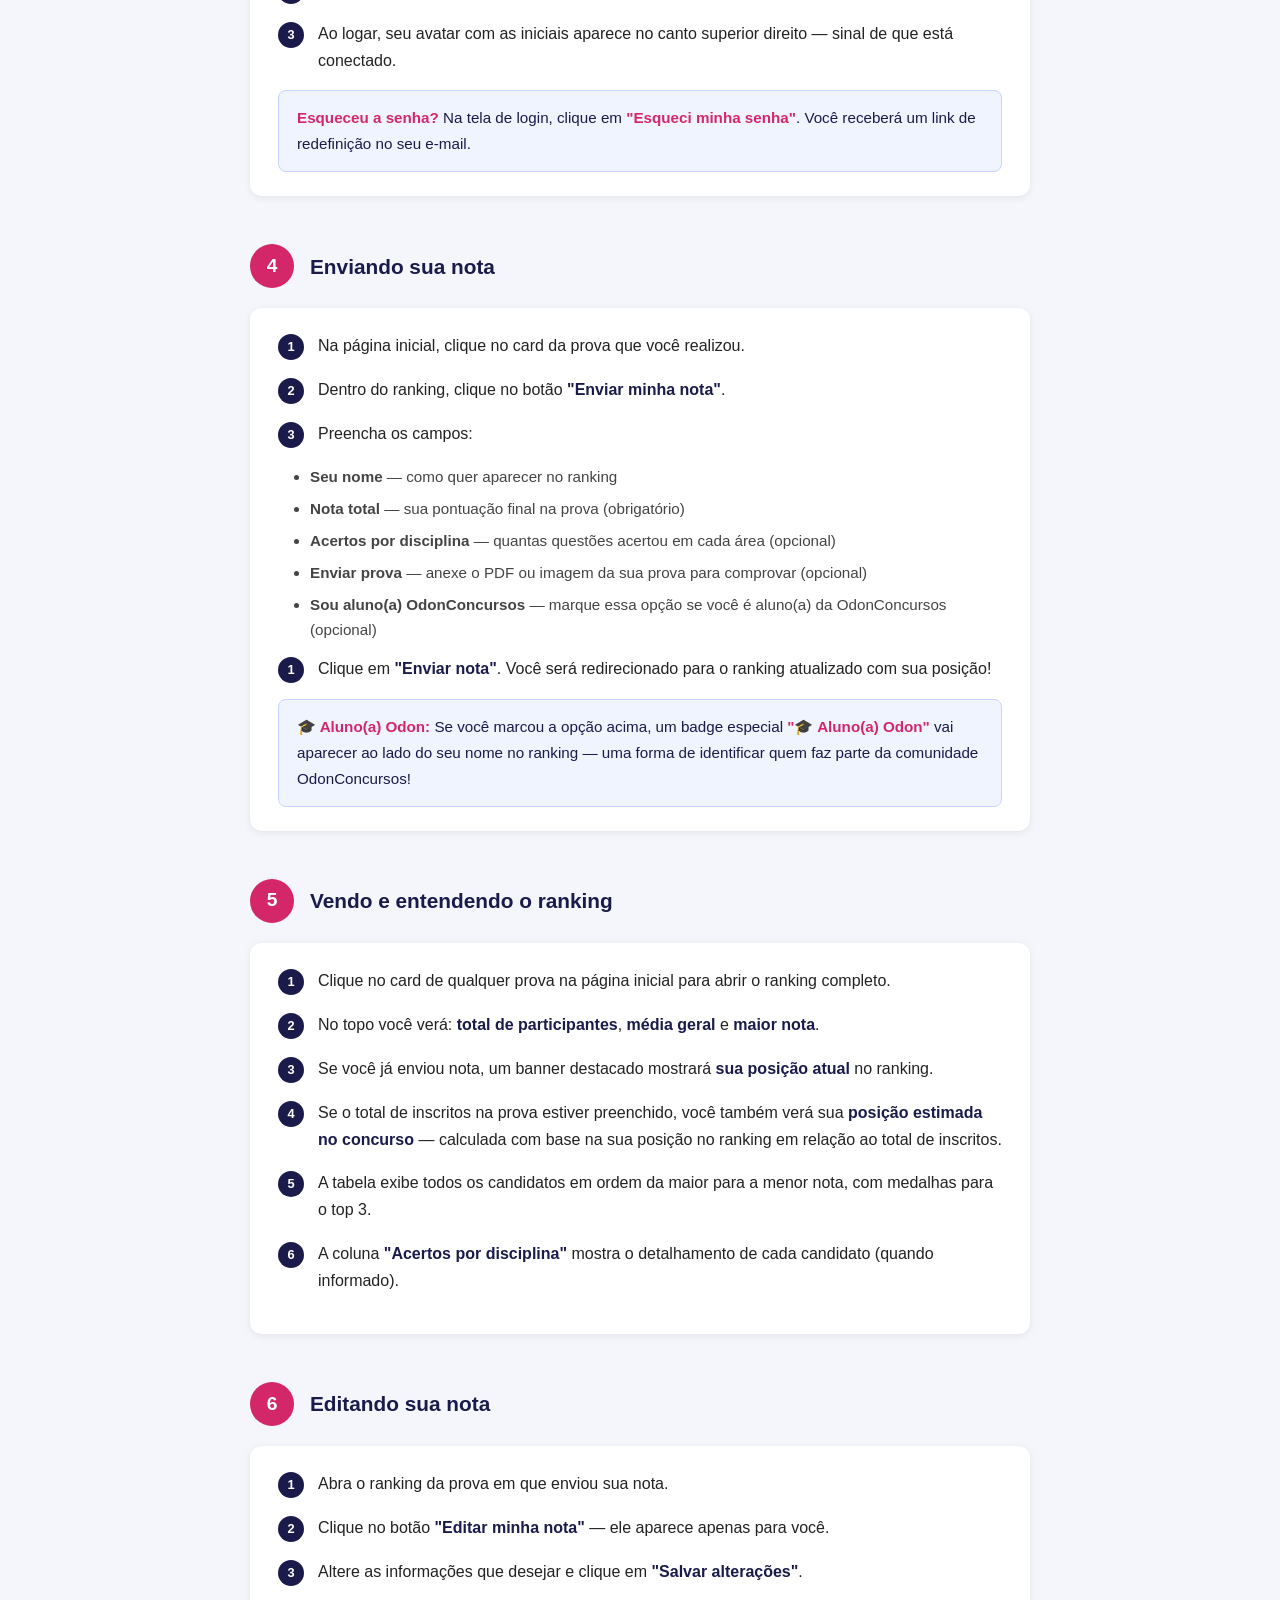
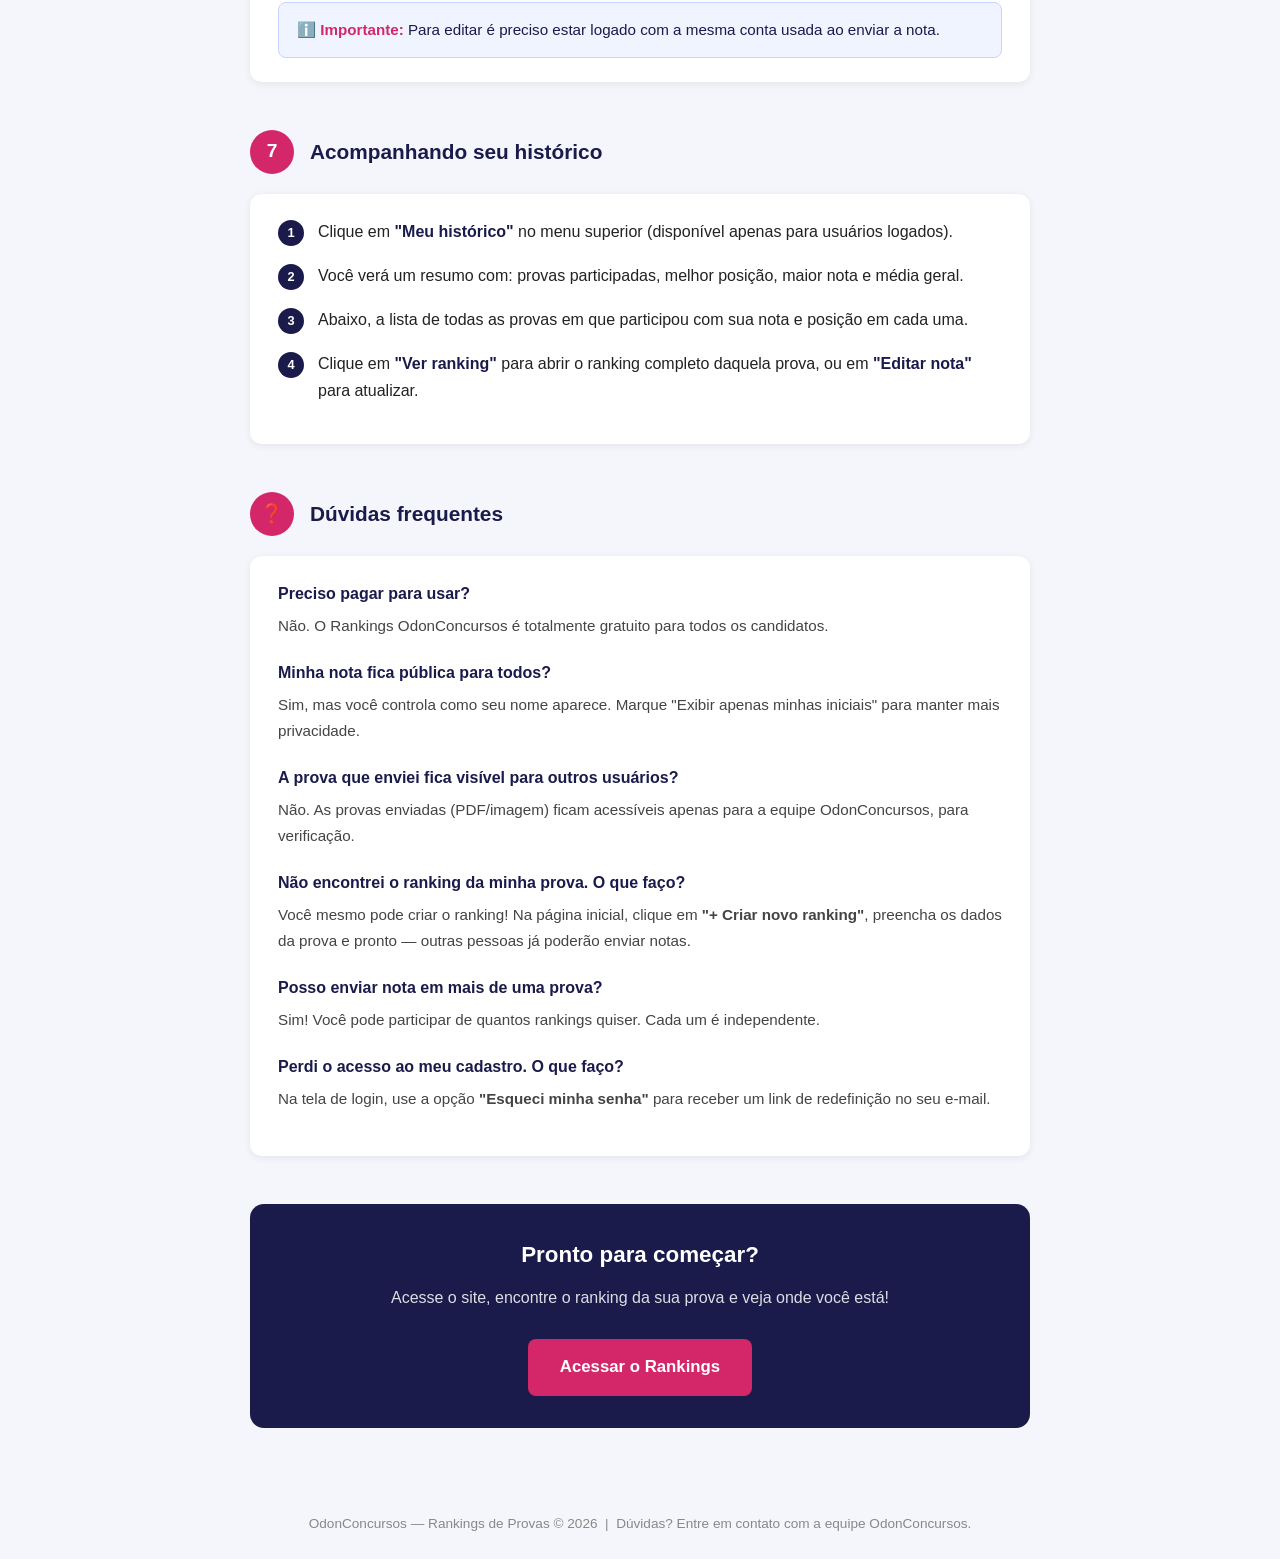
<file: tutorial-usuario.html>
<!DOCTYPE html>
<html lang="pt-BR">
<head>
  <meta charset="UTF-8">
  <meta name="viewport" content="width=device-width, initial-scale=1.0">
  <title>Como usar o Rankings | OdonConcursos</title>
  <style>
    * { box-sizing: border-box; margin: 0; padding: 0; }

    body {
      font-family: 'Segoe UI', Arial, sans-serif;
      background: #f4f6fb;
      color: #222;
      line-height: 1.7;
    }

    header {
      background: #1a1b4b;
      color: #fff;
      padding: 32px 24px 28px;
      text-align: center;
    }
    header .logo { font-size: 1.5rem; font-weight: 800; letter-spacing: 1px; }
    header .logo span { color: #D4276A; }
    header h1 { font-size: 2rem; margin-top: 12px; font-weight: 700; }
    header p { margin-top: 8px; opacity: .85; font-size: 1.05rem; }

    .container { max-width: 820px; margin: 0 auto; padding: 40px 20px 60px; }

    .intro-box {
      background: #fff;
      border-left: 5px solid #D4276A;
      border-radius: 10px;
      padding: 22px 28px;
      margin-bottom: 40px;
      box-shadow: 0 2px 8px rgba(0,0,0,.06);
    }
    .intro-box p { font-size: 1.05rem; }

    .step-section { margin-bottom: 48px; }

    .step-header {
      display: flex;
      align-items: center;
      gap: 16px;
      margin-bottom: 20px;
    }
    .step-num {
      background: #D4276A;
      color: #fff;
      width: 44px;
      height: 44px;
      border-radius: 50%;
      display: flex;
      align-items: center;
      justify-content: center;
      font-size: 1.2rem;
      font-weight: 800;
      flex-shrink: 0;
    }
    .step-header h2 { font-size: 1.3rem; color: #1a1b4b; font-weight: 700; }

    .card {
      background: #fff;
      border-radius: 12px;
      padding: 24px 28px;
      box-shadow: 0 2px 8px rgba(0,0,0,.07);
    }

    .steps-list { counter-reset: step-counter; list-style: none; }
    .steps-list li {
      counter-increment: step-counter;
      display: flex;
      gap: 14px;
      margin-bottom: 16px;
      align-items: flex-start;
    }
    .steps-list li::before {
      content: counter(step-counter);
      background: #1a1b4b;
      color: #fff;
      width: 26px;
      height: 26px;
      border-radius: 50%;
      display: flex;
      align-items: center;
      justify-content: center;
      font-size: .8rem;
      font-weight: 700;
      flex-shrink: 0;
      margin-top: 2px;
    }
    .steps-list li span { font-size: 1rem; }
    .steps-list li strong { color: #1a1b4b; }

    .tip-box {
      background: #f0f4ff;
      border: 1px solid #c7d4ff;
      border-radius: 8px;
      padding: 14px 18px;
      margin-top: 16px;
      font-size: .95rem;
      color: #1a1b4b;
    }
    .tip-box strong { color: #D4276A; }

    .option-grid {
      display: grid;
      grid-template-columns: 1fr 1fr;
      gap: 16px;
      margin-top: 4px;
    }
    .option-card {
      border: 2px solid #e8eaf6;
      border-radius: 10px;
      padding: 16px;
    }
    .option-card h4 { color: #1a1b4b; margin-bottom: 6px; font-size: .95rem; }
    .option-card p { font-size: .88rem; color: #555; }

    .faq-item { margin-bottom: 20px; }
    .faq-item h4 { color: #1a1b4b; font-size: 1rem; margin-bottom: 6px; }
    .faq-item p { color: #444; font-size: .95rem; }

    .link-btn {
      display: inline-block;
      background: #D4276A;
      color: #fff;
      padding: 14px 32px;
      border-radius: 8px;
      text-decoration: none;
      font-weight: 700;
      font-size: 1.05rem;
      margin-top: 8px;
      transition: background .2s;
    }
    .link-btn:hover { background: #b81f59; }

    .cta-box {
      background: #1a1b4b;
      color: #fff;
      border-radius: 14px;
      padding: 32px;
      text-align: center;
      margin-top: 48px;
    }
    .cta-box h3 { font-size: 1.4rem; margin-bottom: 10px; }
    .cta-box p { opacity: .85; margin-bottom: 20px; }

    footer {
      text-align: center;
      padding: 24px;
      font-size: .85rem;
      color: #888;
    }

    @media (max-width: 600px) {
      .option-grid { grid-template-columns: 1fr; }
      header h1 { font-size: 1.5rem; }
    }
  </style>
</head>
<body>

<header>
  <div class="logo">Odon<span>Concursos</span></div>
  <h1>Como usar o Rankings de Provas</h1>
  <p>Guia completo para candidatos — compare seu desempenho e acompanhe sua evolução</p>
</header>

<div class="container">

  <div class="intro-box">
    <p>O <strong>Rankings OdonConcursos</strong> é uma plataforma onde você envia sua nota de provas de concursos odontológicos e descobre como está se saindo em comparação com outros candidatos. Tudo gratuito e simples! Visualizar os rankings é aberto para todos, mas para <strong>enviar sua nota</strong> é necessário criar uma conta.</p>
  </div>

  <!-- PASSO 1 -->
  <div class="step-section">
    <div class="step-header">
      <div class="step-num">1</div>
      <h2>Acessando o site</h2>
    </div>
    <div class="card">
      <ul class="steps-list">
        <li><span>Abra o navegador e acesse: <strong>https://odonconcursos.github.io/odon-rankings/</strong></span></li>
        <li><span>Na página inicial você verá todos os <strong>rankings disponíveis</strong> — uma card para cada prova cadastrada.</span></li>
        <li><span>Use a <strong>barra de busca</strong> para encontrar uma prova específica pelo nome ou pela banca organizadora.</span></li>
      </ul>
      <div class="tip-box">
        <strong>💡 Dica:</strong> Você pode navegar pelos rankings e ver todas as notas <strong>sem precisar criar conta</strong>. O cadastro é necessário apenas para enviar sua própria nota.
      </div>
    </div>
  </div>

  <!-- PASSO 2 -->
  <div class="step-section">
    <div class="step-header">
      <div class="step-num">2</div>
      <h2>Criando sua conta (necessário para enviar nota)</h2>
    </div>
    <div class="card">
      <p style="margin-bottom:16px;">Para enviar sua nota é necessário ter uma conta. Com ela você também pode editar sua nota depois, acessar seu histórico em qualquer dispositivo e aparecer com seu nome no ranking.</p>
      <ul class="steps-list">
        <li><span>Clique em <strong>"Criar conta"</strong> no canto superior direito da página.</span></li>
        <li><span>Escolha uma das opções de cadastro:</span></li>
      </ul>
      <div class="option-grid" style="margin-top:12px; margin-bottom:16px;">
        <div class="option-card">
          <h4>📧 E-mail e senha</h4>
          <p>Preencha seu nome, e-mail e crie uma senha. Simples e rápido.</p>
        </div>
        <div class="option-card">
          <h4>🔵 Entrar com Google</h4>
          <p>Use sua conta Google — sem precisar criar senha nova.</p>
        </div>
      </div>
      <ul class="steps-list">
        <li><span>Após o cadastro, você será redirecionado automaticamente para o site já logado.</span></li>
      </ul>
      <div class="tip-box">
        <strong>🔒 Privacidade:</strong> Ao enviar sua nota, você pode marcar a opção <strong>"Exibir apenas minhas iniciais"</strong> para que só as iniciais do seu nome apareçam no ranking público.
      </div>
    </div>
  </div>

  <!-- PASSO 3 -->
  <div class="step-section">
    <div class="step-header">
      <div class="step-num">3</div>
      <h2>Fazendo login</h2>
    </div>
    <div class="card">
      <ul class="steps-list">
        <li><span>Clique em <strong>"Entrar"</strong> no canto superior direito.</span></li>
        <li><span>Digite seu e-mail e senha, ou clique em <strong>"Continuar com Google"</strong>.</span></li>
        <li><span>Ao logar, seu avatar com as iniciais aparece no canto superior direito — sinal de que está conectado.</span></li>
      </ul>
      <div class="tip-box">
        <strong>Esqueceu a senha?</strong> Na tela de login, clique em <strong>"Esqueci minha senha"</strong>. Você receberá um link de redefinição no seu e-mail.
      </div>
    </div>
  </div>

  <!-- PASSO 4 -->
  <div class="step-section">
    <div class="step-header">
      <div class="step-num">4</div>
      <h2>Enviando sua nota</h2>
    </div>
    <div class="card">
      <ul class="steps-list">
        <li><span>Na página inicial, clique no card da prova que você realizou.</span></li>
        <li><span>Dentro do ranking, clique no botão <strong>"Enviar minha nota"</strong>.</span></li>
        <li><span>Preencha os campos:</span></li>
      </ul>
      <ul style="margin: 12px 0 12px 32px; color: #444; font-size:.95rem;">
        <li style="margin-bottom:6px;"><strong>Seu nome</strong> — como quer aparecer no ranking</li>
        <li style="margin-bottom:6px;"><strong>Nota total</strong> — sua pontuação final na prova (obrigatório)</li>
        <li style="margin-bottom:6px;"><strong>Acertos por disciplina</strong> — quantas questões acertou em cada área (opcional)</li>
        <li style="margin-bottom:6px;"><strong>Enviar prova</strong> — anexe o PDF ou imagem da sua prova para comprovar (opcional)</li>
        <li style="margin-bottom:6px;"><strong>Sou aluno(a) OdonConcursos</strong> — marque essa opção se você é aluno(a) da OdonConcursos (opcional)</li>
      </ul>
      <ul class="steps-list">
        <li><span>Clique em <strong>"Enviar nota"</strong>. Você será redirecionado para o ranking atualizado com sua posição!</span></li>
      </ul>
      <div class="tip-box">
        <strong>🎓 Aluno(a) Odon:</strong> Se você marcou a opção acima, um badge especial <strong>"🎓 Aluno(a) Odon"</strong> vai aparecer ao lado do seu nome no ranking — uma forma de identificar quem faz parte da comunidade OdonConcursos!
      </div>
    </div>
  </div>

  <!-- PASSO 5 -->
  <div class="step-section">
    <div class="step-header">
      <div class="step-num">5</div>
      <h2>Vendo e entendendo o ranking</h2>
    </div>
    <div class="card">
      <ul class="steps-list">
        <li><span>Clique no card de qualquer prova na página inicial para abrir o ranking completo.</span></li>
        <li><span>No topo você verá: <strong>total de participantes</strong>, <strong>média geral</strong> e <strong>maior nota</strong>.</span></li>
        <li><span>Se você já enviou nota, um banner destacado mostrará <strong>sua posição atual</strong> no ranking.</span></li>
        <li><span>Se o total de inscritos na prova estiver preenchido, você também verá sua <strong>posição estimada no concurso</strong> — calculada com base na sua posição no ranking em relação ao total de inscritos.</span></li>
        <li><span>A tabela exibe todos os candidatos em ordem da maior para a menor nota, com medalhas para o top 3.</span></li>
        <li><span>A coluna <strong>"Acertos por disciplina"</strong> mostra o detalhamento de cada candidato (quando informado).</span></li>
      </ul>
    </div>
  </div>

  <!-- PASSO 6 -->
  <div class="step-section">
    <div class="step-header">
      <div class="step-num">6</div>
      <h2>Editando sua nota</h2>
    </div>
    <div class="card">
      <ul class="steps-list">
        <li><span>Abra o ranking da prova em que enviou sua nota.</span></li>
        <li><span>Clique no botão <strong>"Editar minha nota"</strong> — ele aparece apenas para você.</span></li>
        <li><span>Altere as informações que desejar e clique em <strong>"Salvar alterações"</strong>.</span></li>
      </ul>
      <div class="tip-box">
        <strong>ℹ️ Importante:</strong> Para editar é preciso estar logado com a mesma conta usada ao enviar a nota.
      </div>
    </div>
  </div>

  <!-- PASSO 7 -->
  <div class="step-section">
    <div class="step-header">
      <div class="step-num">7</div>
      <h2>Acompanhando seu histórico</h2>
    </div>
    <div class="card">
      <ul class="steps-list">
        <li><span>Clique em <strong>"Meu histórico"</strong> no menu superior (disponível apenas para usuários logados).</span></li>
        <li><span>Você verá um resumo com: provas participadas, melhor posição, maior nota e média geral.</span></li>
        <li><span>Abaixo, a lista de todas as provas em que participou com sua nota e posição em cada uma.</span></li>
        <li><span>Clique em <strong>"Ver ranking"</strong> para abrir o ranking completo daquela prova, ou em <strong>"Editar nota"</strong> para atualizar.</span></li>
      </ul>
    </div>
  </div>

  <!-- FAQ -->
  <div class="step-section">
    <div class="step-header">
      <div class="step-num">❓</div>
      <h2>Dúvidas frequentes</h2>
    </div>
    <div class="card">
      <div class="faq-item">
        <h4>Preciso pagar para usar?</h4>
        <p>Não. O Rankings OdonConcursos é totalmente gratuito para todos os candidatos.</p>
      </div>
      <div class="faq-item">
        <h4>Minha nota fica pública para todos?</h4>
        <p>Sim, mas você controla como seu nome aparece. Marque "Exibir apenas minhas iniciais" para manter mais privacidade.</p>
      </div>
      <div class="faq-item">
        <h4>A prova que enviei fica visível para outros usuários?</h4>
        <p>Não. As provas enviadas (PDF/imagem) ficam acessíveis apenas para a equipe OdonConcursos, para verificação.</p>
      </div>
      <div class="faq-item">
        <h4>Não encontrei o ranking da minha prova. O que faço?</h4>
        <p>Você mesmo pode criar o ranking! Na página inicial, clique em <strong>"+ Criar novo ranking"</strong>, preencha os dados da prova e pronto — outras pessoas já poderão enviar notas.</p>
      </div>
      <div class="faq-item">
        <h4>Posso enviar nota em mais de uma prova?</h4>
        <p>Sim! Você pode participar de quantos rankings quiser. Cada um é independente.</p>
      </div>
      <div class="faq-item">
        <h4>Perdi o acesso ao meu cadastro. O que faço?</h4>
        <p>Na tela de login, use a opção <strong>"Esqueci minha senha"</strong> para receber um link de redefinição no seu e-mail.</p>
      </div>
    </div>
  </div>

  <div class="cta-box">
    <h3>Pronto para começar?</h3>
    <p>Acesse o site, encontre o ranking da sua prova e veja onde você está!</p>
    <a class="link-btn" href="https://odonconcursos.github.io/odon-rankings/" target="_blank">Acessar o Rankings</a>
  </div>

</div>

<footer>
  OdonConcursos — Rankings de Provas &copy; 2026 &nbsp;|&nbsp; Dúvidas? Entre em contato com a equipe OdonConcursos.
</footer>

</body>
</html>
</file>
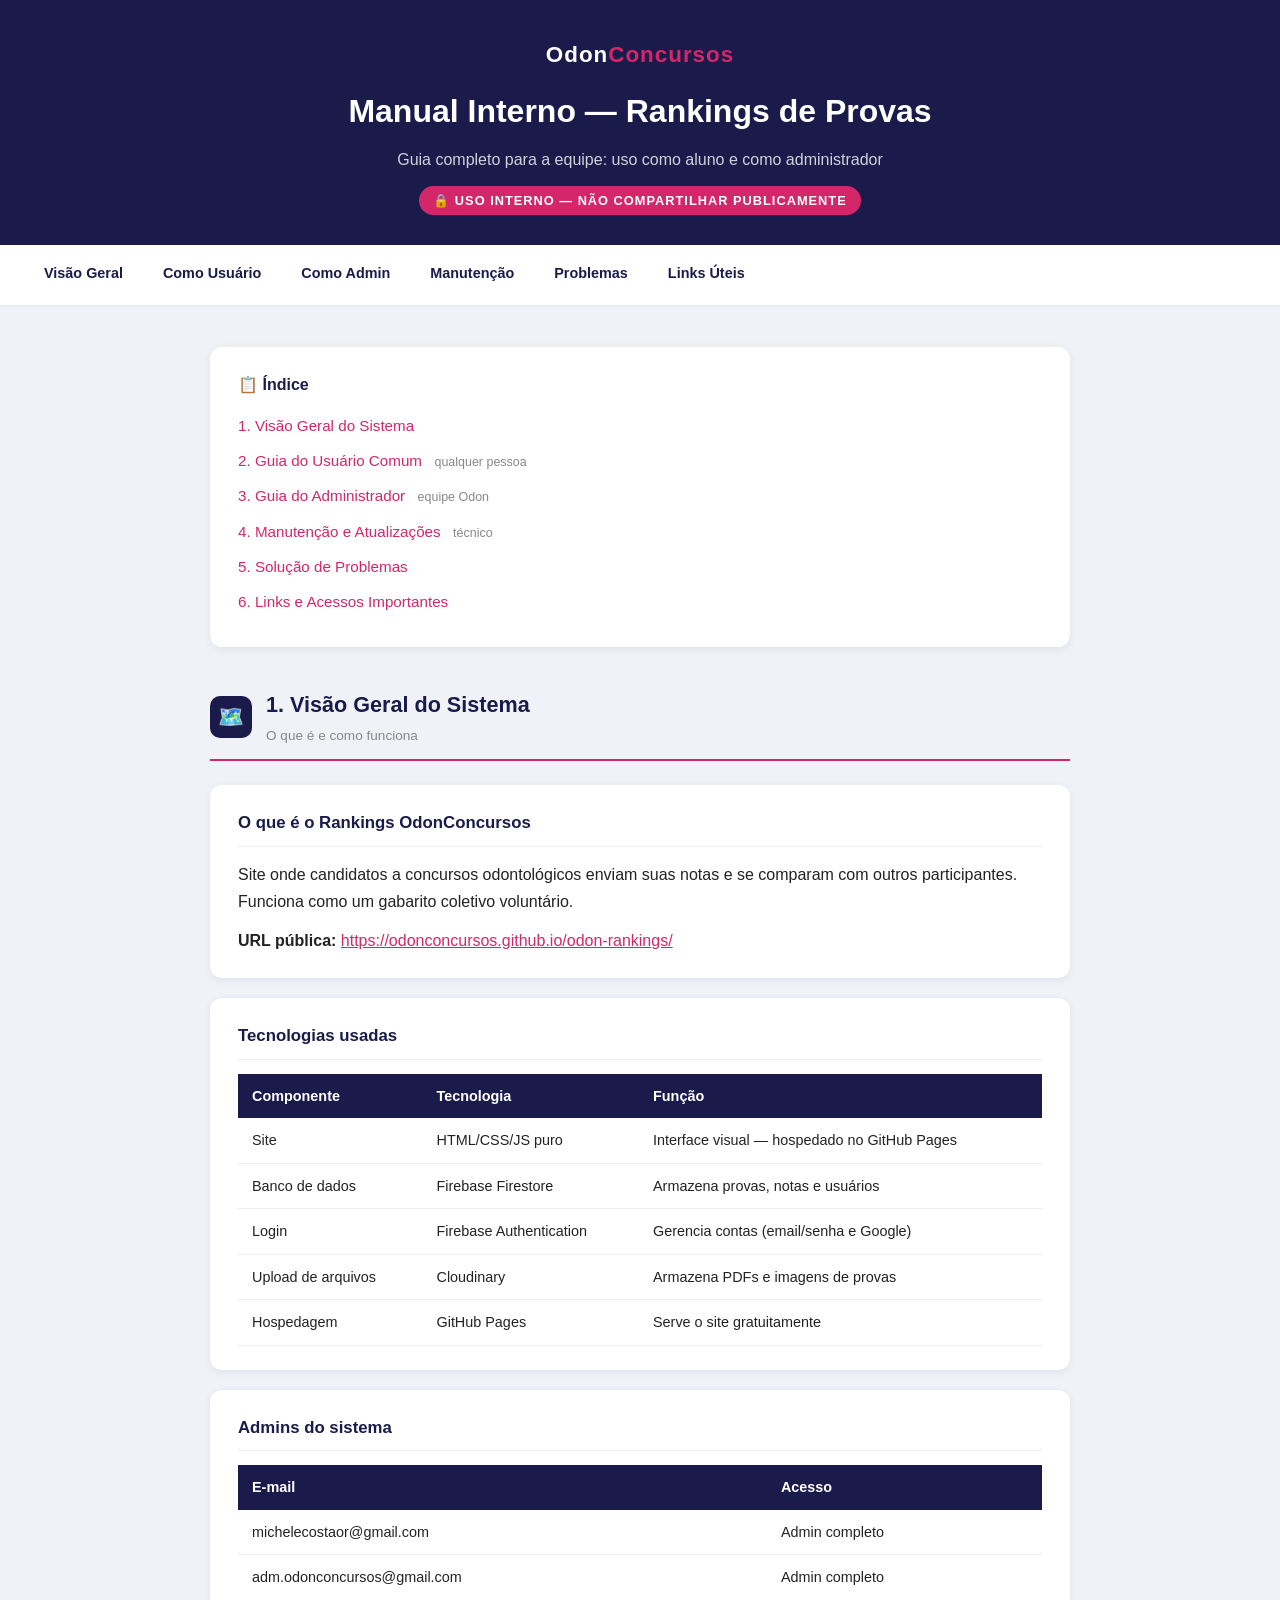
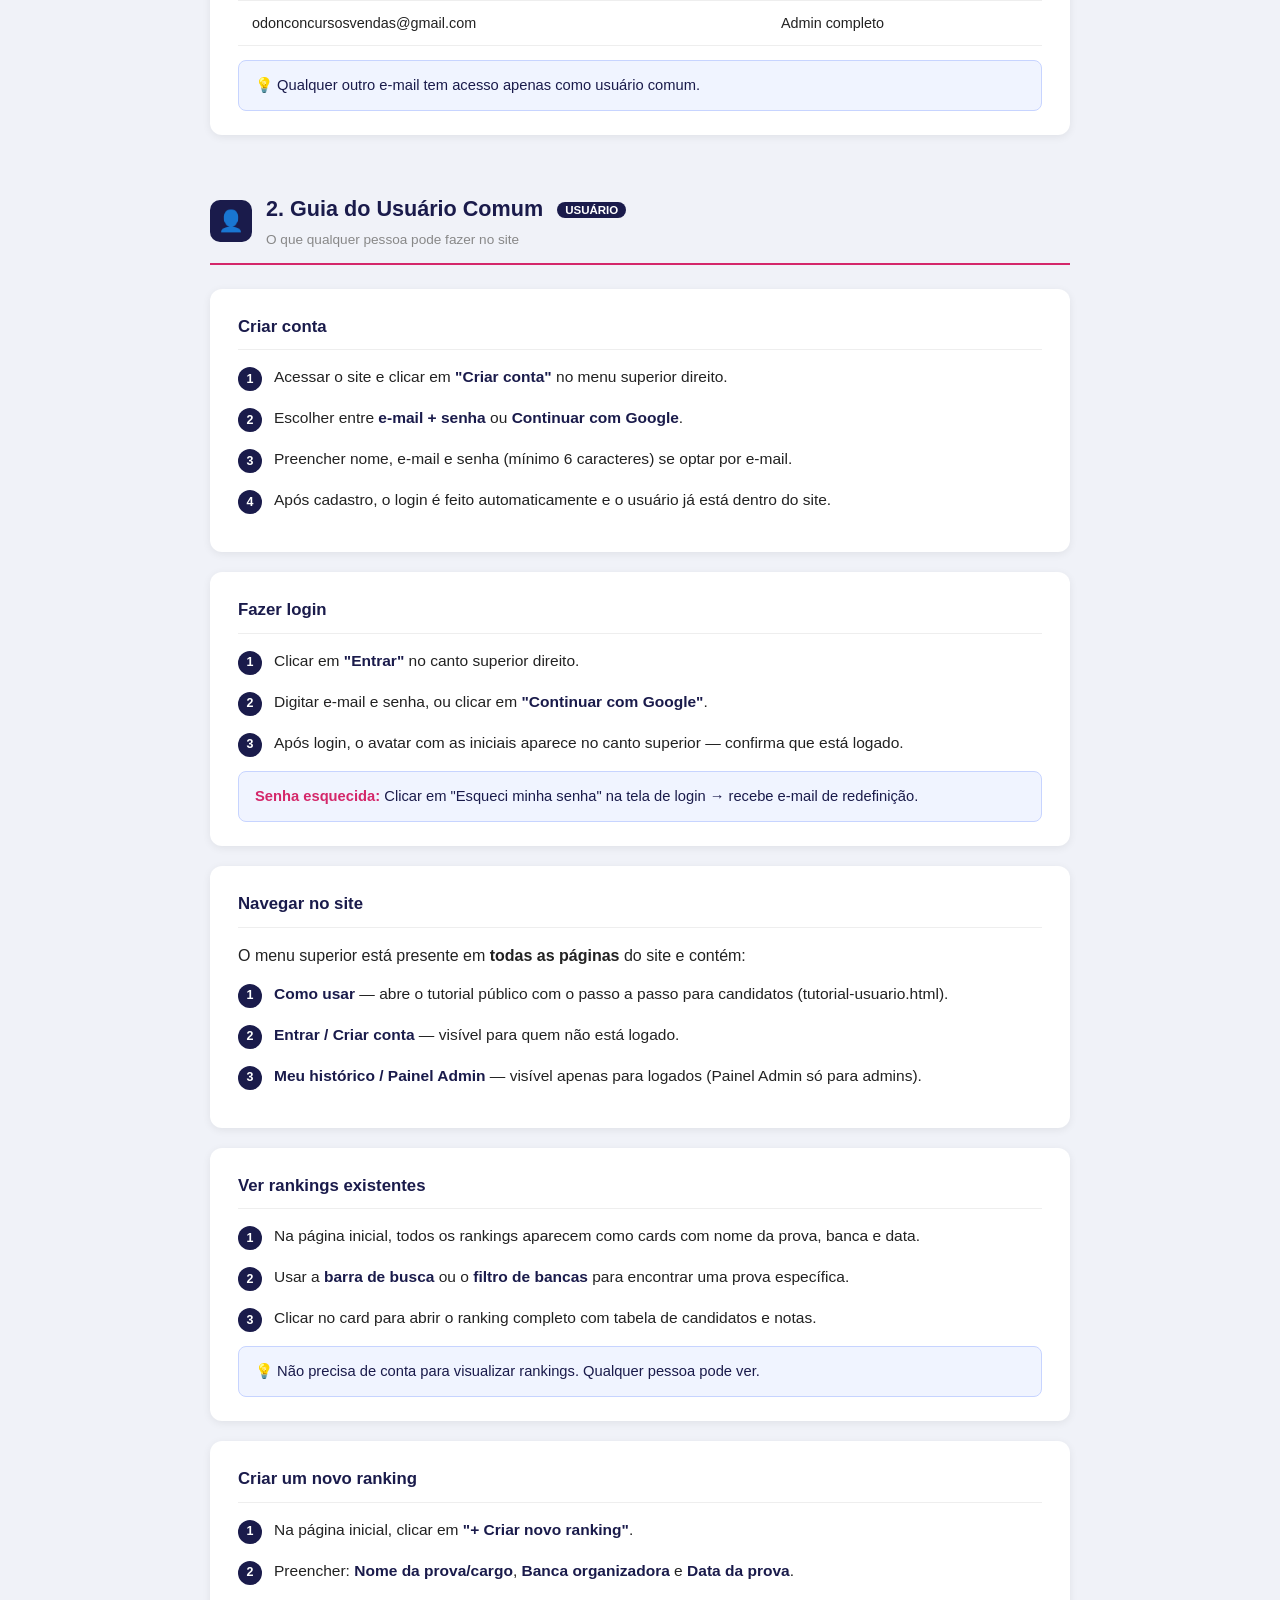
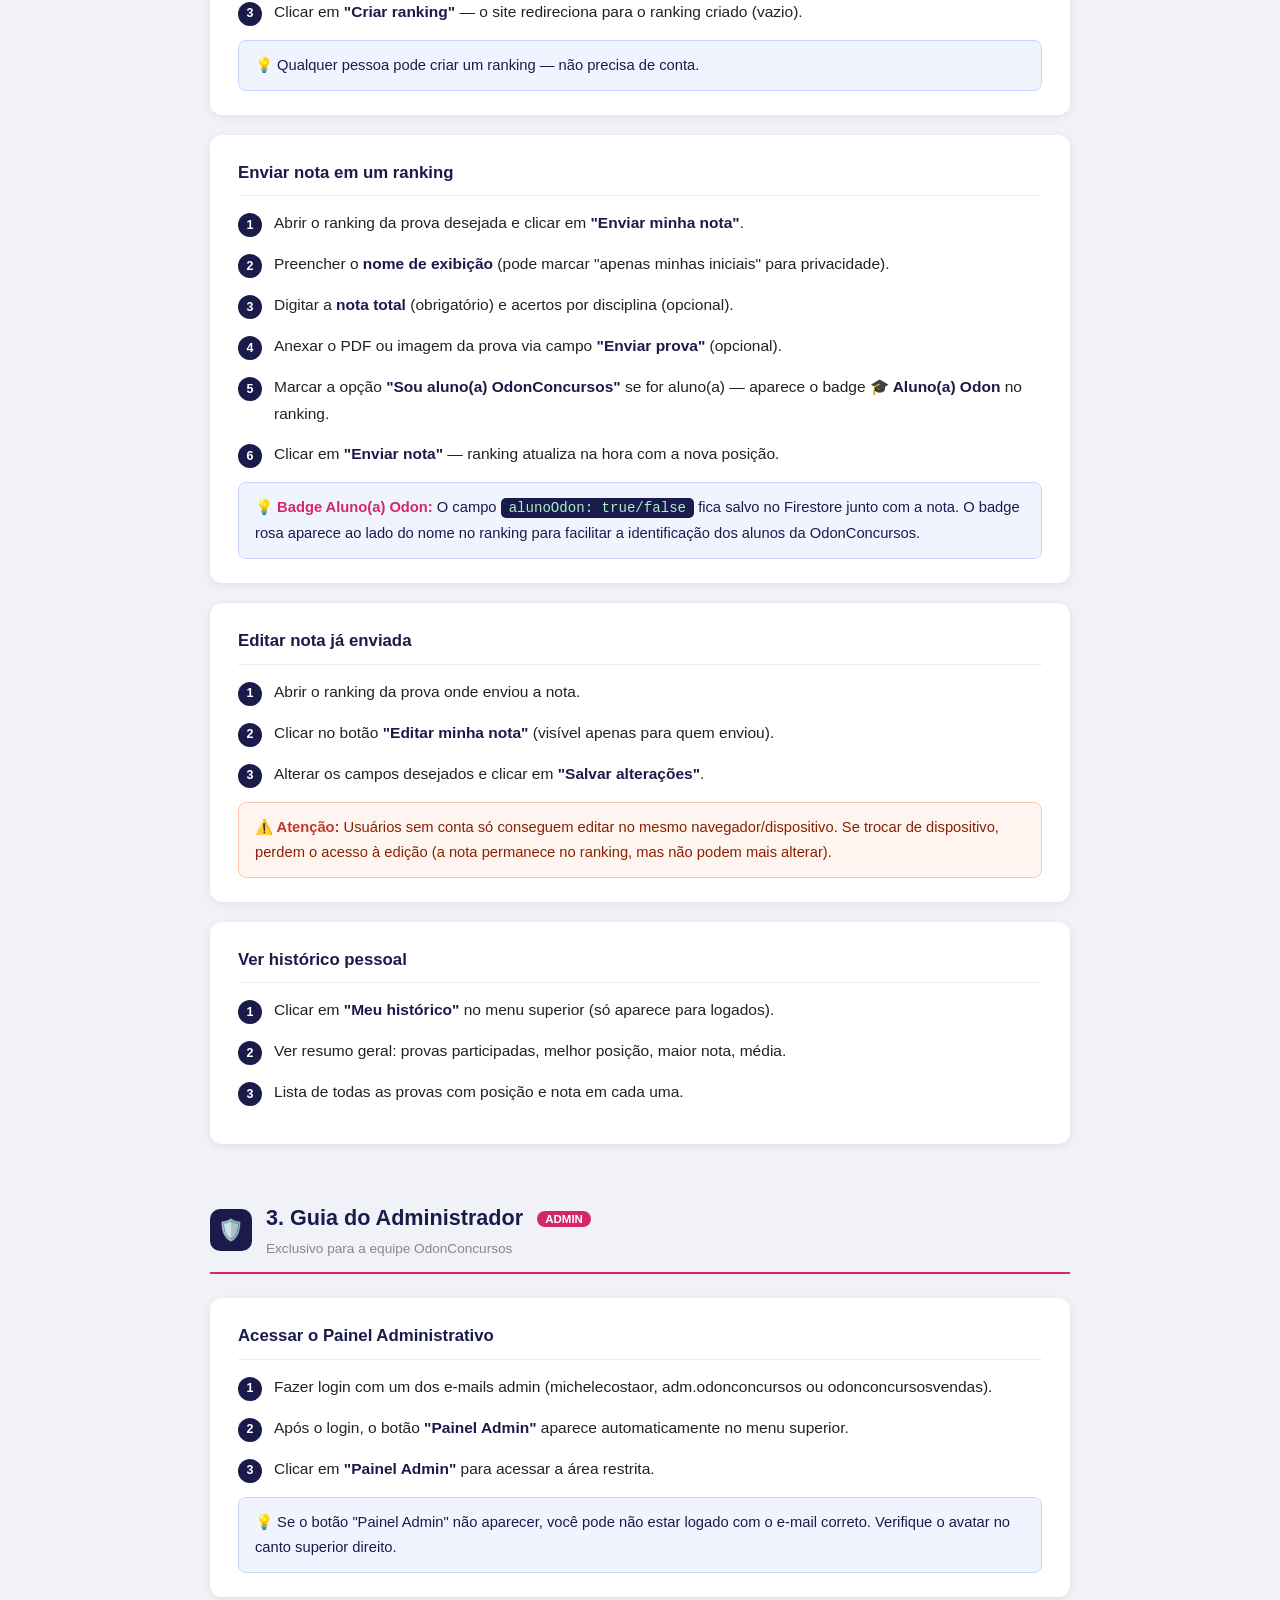
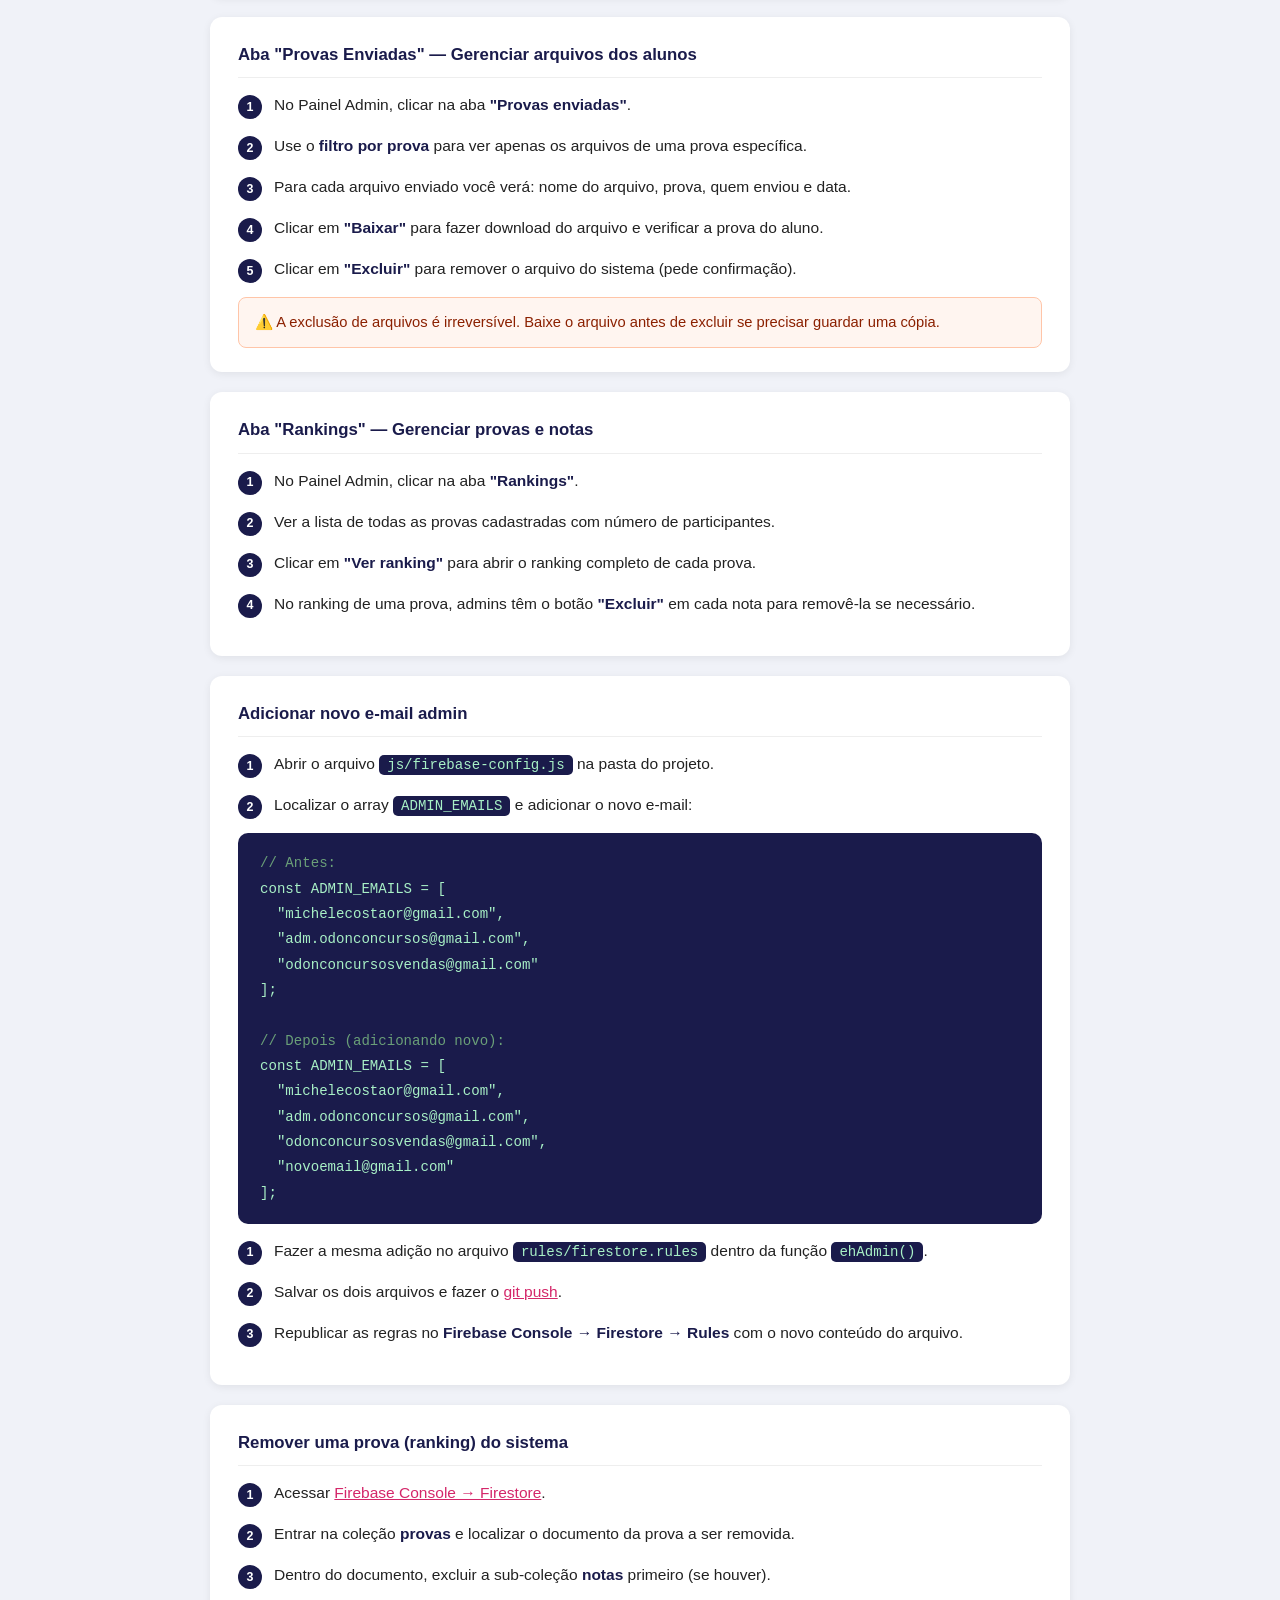
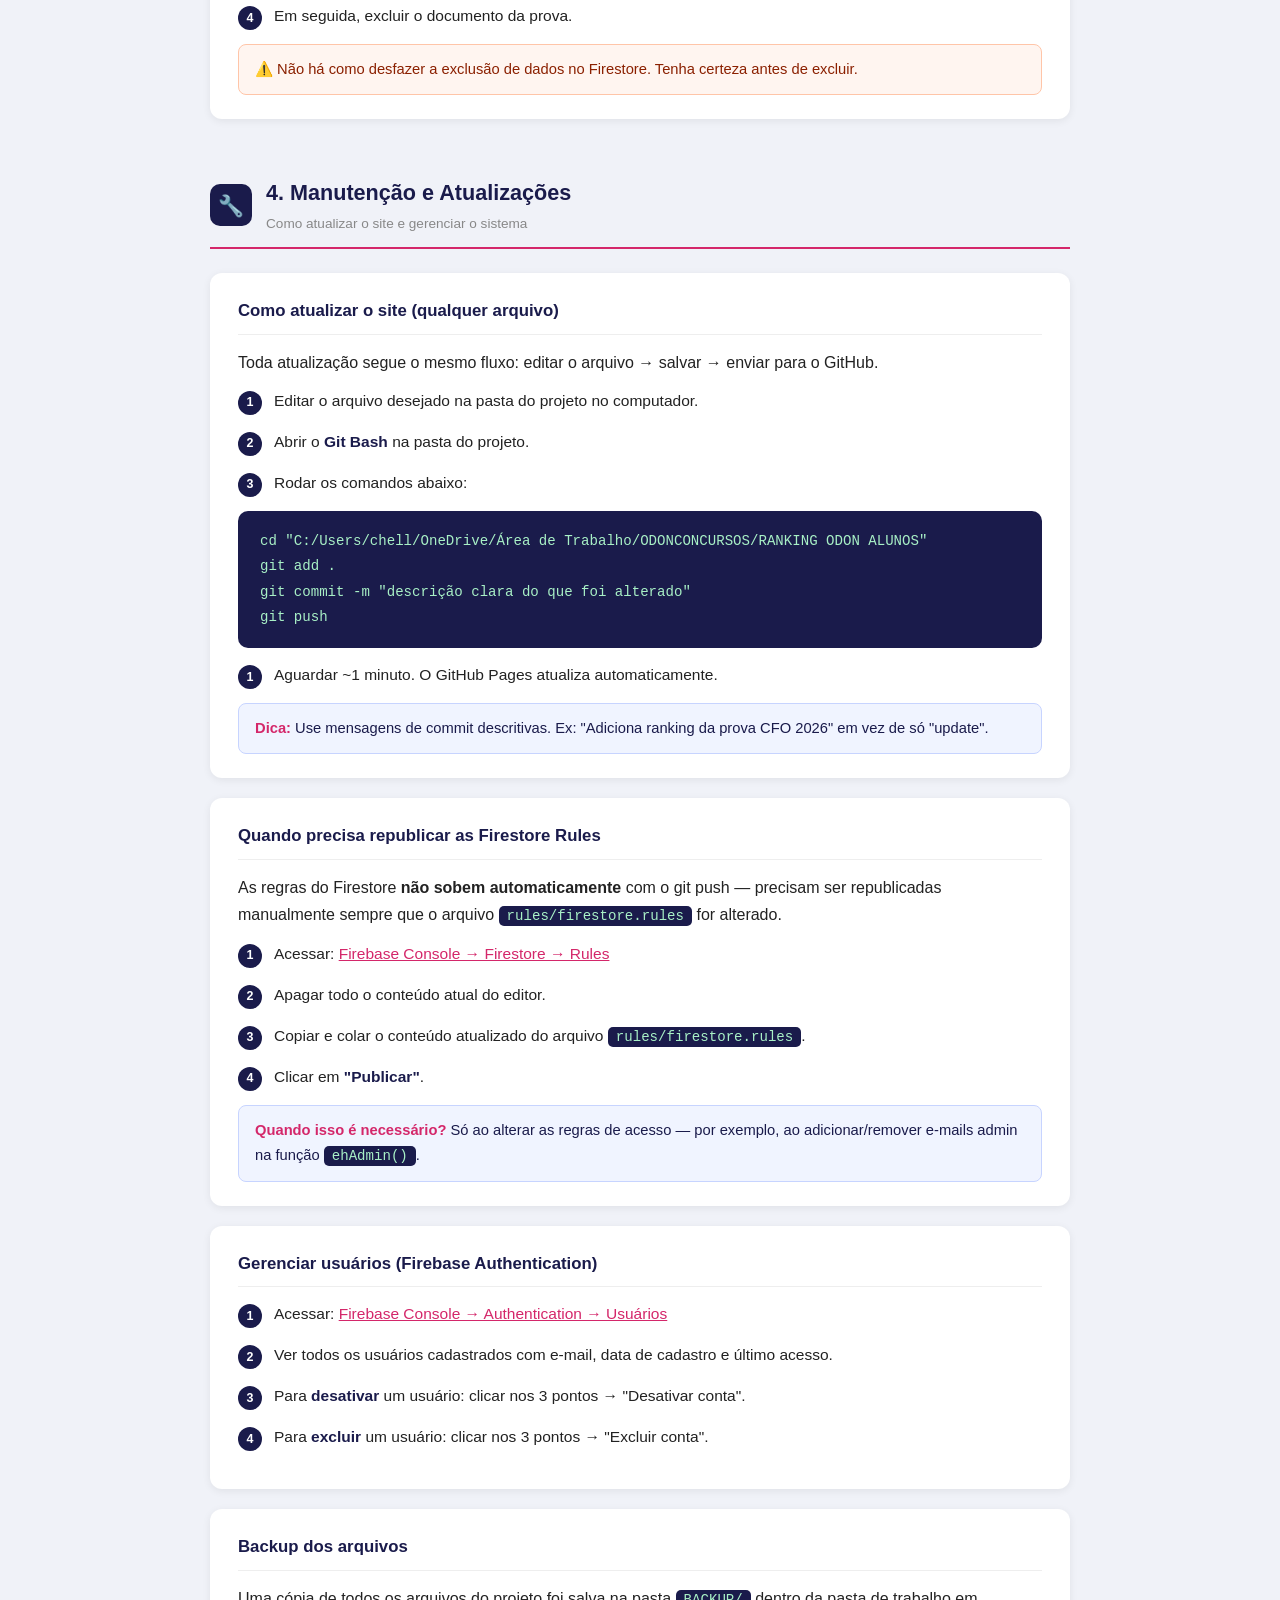
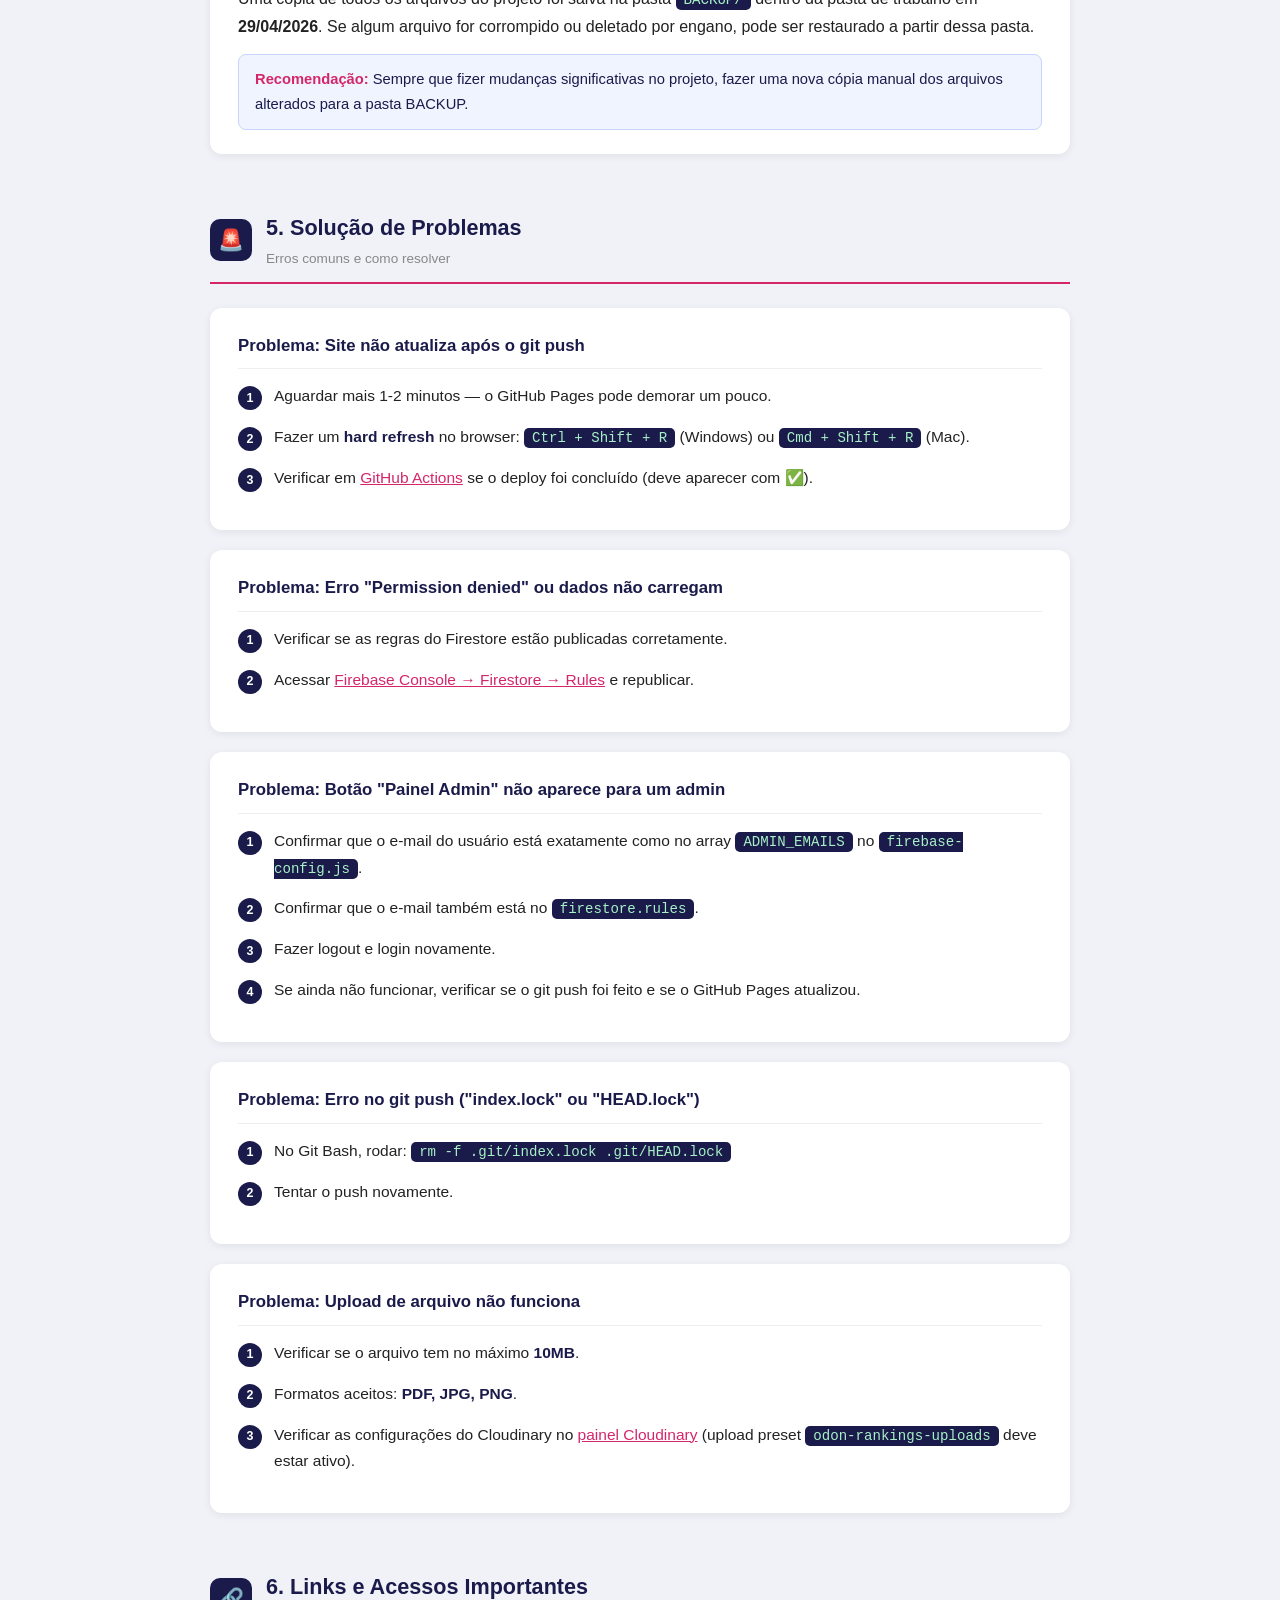
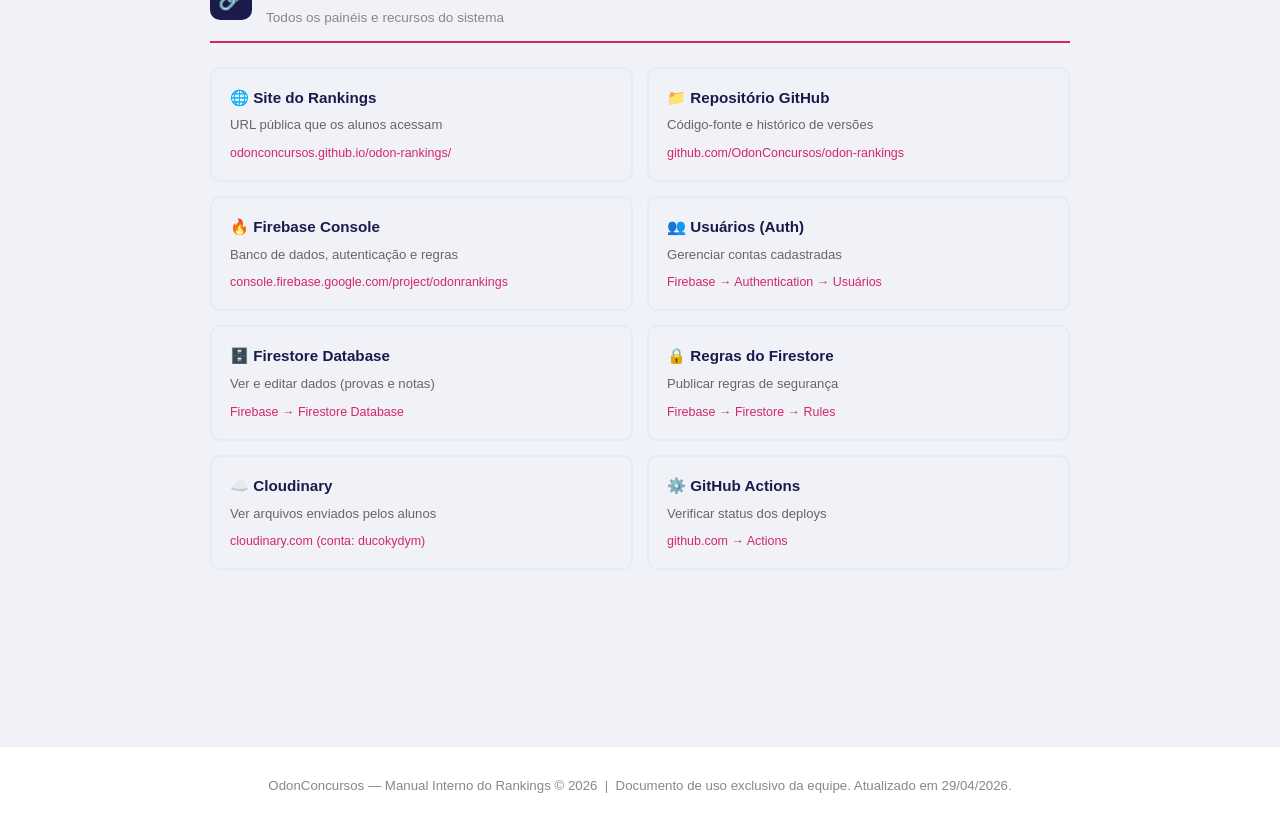
<file: BACKUP/tutorial-interno.html>
<!DOCTYPE html>
<html lang="pt-BR">
<head>
  <meta charset="UTF-8">
  <meta name="viewport" content="width=device-width, initial-scale=1.0">
  <title>Manual Interno — Rankings OdonConcursos</title>
  <style>
    * { box-sizing: border-box; margin: 0; padding: 0; }
    body { font-family: 'Segoe UI', Arial, sans-serif; background: #f0f2f8; color: #222; line-height: 1.7; }

    header { background: #1a1b4b; color: #fff; padding: 36px 24px 30px; text-align: center; }
    header .logo { font-size: 1.4rem; font-weight: 800; letter-spacing: 1px; }
    header .logo span { color: #D4276A; }
    header h1 { font-size: 2rem; margin-top: 10px; font-weight: 700; }
    header p { margin-top: 8px; opacity: .8; }
    .badge { display: inline-block; background: #D4276A; color: #fff; padding: 4px 14px; border-radius: 20px; font-size: .8rem; font-weight: 700; margin-top: 12px; letter-spacing: 1px; }

    nav {
      background: #fff;
      border-bottom: 2px solid #e8eaf6;
      padding: 0 24px;
      position: sticky;
      top: 0;
      z-index: 100;
      display: flex;
      gap: 0;
      overflow-x: auto;
    }
    nav a {
      display: block;
      padding: 16px 20px;
      color: #1a1b4b;
      text-decoration: none;
      font-weight: 600;
      font-size: .9rem;
      border-bottom: 3px solid transparent;
      white-space: nowrap;
      transition: all .2s;
    }
    nav a:hover, nav a.active { color: #D4276A; border-bottom-color: #D4276A; }

    .container { max-width: 900px; margin: 0 auto; padding: 40px 20px 80px; }

    .section { margin-bottom: 56px; scroll-margin-top: 60px; }
    .section-title {
      display: flex; align-items: center; gap: 14px;
      margin-bottom: 24px;
      padding-bottom: 12px;
      border-bottom: 2px solid #D4276A;
    }
    .section-icon {
      background: #1a1b4b; color: #fff;
      width: 42px; height: 42px; border-radius: 10px;
      display: flex; align-items: center; justify-content: center;
      font-size: 1.3rem; flex-shrink: 0;
    }
    .section-title h2 { font-size: 1.35rem; color: #1a1b4b; }
    .section-title .subtitle { font-size: .85rem; color: #888; }

    .card { background: #fff; border-radius: 12px; padding: 24px 28px; box-shadow: 0 2px 8px rgba(0,0,0,.07); margin-bottom: 20px; }
    .card h3 { color: #1a1b4b; font-size: 1.05rem; margin-bottom: 14px; padding-bottom: 8px; border-bottom: 1px solid #eee; }

    .steps-list { counter-reset: s; list-style: none; }
    .steps-list li { counter-increment: s; display: flex; gap: 12px; margin-bottom: 14px; align-items: flex-start; }
    .steps-list li::before {
      content: counter(s);
      background: #1a1b4b; color: #fff;
      width: 24px; height: 24px; border-radius: 50%;
      display: flex; align-items: center; justify-content: center;
      font-size: .78rem; font-weight: 700; flex-shrink: 0; margin-top: 3px;
    }
    .steps-list li span { font-size: .97rem; }
    .steps-list li strong { color: #1a1b4b; }

    .tip { background: #f0f4ff; border: 1px solid #c7d4ff; border-radius: 8px; padding: 12px 16px; margin-top: 14px; font-size: .92rem; color: #1a1b4b; }
    .tip strong { color: #D4276A; }
    .warn { background: #fff5f0; border: 1px solid #ffc5a8; border-radius: 8px; padding: 12px 16px; margin-top: 14px; font-size: .92rem; color: #8b2000; }
    .warn strong { color: #c0392b; }

    code {
      background: #1a1b4b; color: #a8f0c6;
      padding: 2px 8px; border-radius: 5px; font-size: .88rem;
      font-family: 'Courier New', monospace;
    }
    pre {
      background: #1a1b4b; color: #a8f0c6;
      border-radius: 10px; padding: 18px 22px;
      font-size: .88rem; font-family: 'Courier New', monospace;
      overflow-x: auto; margin: 14px 0; line-height: 1.8;
    }
    pre .comment { color: #6a9f78; }

    .links-grid { display: grid; grid-template-columns: 1fr 1fr; gap: 14px; }
    .link-card {
      border: 2px solid #e8eaf6; border-radius: 10px; padding: 16px 18px;
      text-decoration: none; color: inherit; transition: border-color .2s;
      display: block;
    }
    .link-card:hover { border-color: #D4276A; }
    .link-card h4 { color: #1a1b4b; margin-bottom: 4px; font-size: .95rem; }
    .link-card p { font-size: .82rem; color: #666; }
    .link-card .url { font-size: .78rem; color: #D4276A; margin-top: 6px; word-break: break-all; }

    .admin-badge { background: #D4276A; color: #fff; font-size: .72rem; padding: 2px 8px; border-radius: 10px; font-weight: 700; margin-left: 8px; vertical-align: middle; }
    .user-badge { background: #1a1b4b; color: #fff; font-size: .72rem; padding: 2px 8px; border-radius: 10px; font-weight: 700; margin-left: 8px; vertical-align: middle; }

    table { width: 100%; border-collapse: collapse; font-size: .9rem; }
    th { background: #1a1b4b; color: #fff; padding: 10px 14px; text-align: left; }
    td { padding: 10px 14px; border-bottom: 1px solid #eee; }
    tr:hover td { background: #f8f9ff; }

    .toc { background: #fff; border-radius: 12px; padding: 24px 28px; box-shadow: 0 2px 8px rgba(0,0,0,.07); margin-bottom: 40px; }
    .toc h3 { color: #1a1b4b; margin-bottom: 14px; font-size: 1rem; }
    .toc ul { list-style: none; }
    .toc ul li { margin-bottom: 8px; }
    .toc ul li a { color: #D4276A; text-decoration: none; font-size: .95rem; }
    .toc ul li a:hover { text-decoration: underline; }
    .toc ul li .toc-label { font-size: .78rem; color: #888; margin-left: 8px; }

    footer { text-align: center; padding: 28px; font-size: .83rem; color: #888; background: #fff; border-top: 1px solid #eee; margin-top: 40px; }

    @media (max-width: 600px) {
      .links-grid { grid-template-columns: 1fr; }
      nav a { padding: 12px 14px; font-size: .82rem; }
    }
  </style>
</head>
<body>

<header>
  <div class="logo">Odon<span>Concursos</span></div>
  <h1>Manual Interno — Rankings de Provas</h1>
  <p>Guia completo para a equipe: uso como aluno e como administrador</p>
  <div class="badge">🔒 USO INTERNO — NÃO COMPARTILHAR PUBLICAMENTE</div>
</header>

<nav id="nav">
  <a href="#visao-geral">Visão Geral</a>
  <a href="#como-usuario">Como Usuário</a>
  <a href="#como-admin">Como Admin</a>
  <a href="#manutencao">Manutenção</a>
  <a href="#solucao-problemas">Problemas</a>
  <a href="#links">Links Úteis</a>
</nav>

<div class="container">

  <!-- ÍNDICE -->
  <div class="toc">
    <h3>📋 Índice</h3>
    <ul>
      <li><a href="#visao-geral">1. Visão Geral do Sistema</a></li>
      <li><a href="#como-usuario">2. Guia do Usuário Comum</a> <span class="toc-label">qualquer pessoa</span></li>
      <li><a href="#como-admin">3. Guia do Administrador</a> <span class="toc-label">equipe Odon</span></li>
      <li><a href="#manutencao">4. Manutenção e Atualizações</a> <span class="toc-label">técnico</span></li>
      <li><a href="#solucao-problemas">5. Solução de Problemas</a></li>
      <li><a href="#links">6. Links e Acessos Importantes</a></li>
    </ul>
  </div>

  <!-- 1. VISÃO GERAL -->
  <div class="section" id="visao-geral">
    <div class="section-title">
      <div class="section-icon">🗺️</div>
      <div>
        <h2>1. Visão Geral do Sistema</h2>
        <div class="subtitle">O que é e como funciona</div>
      </div>
    </div>

    <div class="card">
      <h3>O que é o Rankings OdonConcursos</h3>
      <p style="margin-bottom:12px;">Site onde candidatos a concursos odontológicos enviam suas notas e se comparam com outros participantes. Funciona como um gabarito coletivo voluntário.</p>
      <p><strong>URL pública:</strong> <a href="https://odonconcursos.github.io/odon-rankings/" target="_blank" style="color:#D4276A;">https://odonconcursos.github.io/odon-rankings/</a></p>
    </div>

    <div class="card">
      <h3>Tecnologias usadas</h3>
      <table>
        <tr><th>Componente</th><th>Tecnologia</th><th>Função</th></tr>
        <tr><td>Site</td><td>HTML/CSS/JS puro</td><td>Interface visual — hospedado no GitHub Pages</td></tr>
        <tr><td>Banco de dados</td><td>Firebase Firestore</td><td>Armazena provas, notas e usuários</td></tr>
        <tr><td>Login</td><td>Firebase Authentication</td><td>Gerencia contas (email/senha e Google)</td></tr>
        <tr><td>Upload de arquivos</td><td>Cloudinary</td><td>Armazena PDFs e imagens de provas</td></tr>
        <tr><td>Hospedagem</td><td>GitHub Pages</td><td>Serve o site gratuitamente</td></tr>
      </table>
    </div>

    <div class="card">
      <h3>Admins do sistema</h3>
      <table>
        <tr><th>E-mail</th><th>Acesso</th></tr>
        <tr><td>michelecostaor@gmail.com</td><td>Admin completo</td></tr>
        <tr><td>adm.odonconcursos@gmail.com</td><td>Admin completo</td></tr>
        <tr><td>odonconcursosvendas@gmail.com</td><td>Admin completo</td></tr>
      </table>
      <div class="tip" style="margin-top:14px;"><strong>💡</strong> Qualquer outro e-mail tem acesso apenas como usuário comum.</div>
    </div>
  </div>

  <!-- 2. GUIA DO USUÁRIO -->
  <div class="section" id="como-usuario">
    <div class="section-title">
      <div class="section-icon">👤</div>
      <div>
        <h2>2. Guia do Usuário Comum <span class="user-badge">USUÁRIO</span></h2>
        <div class="subtitle">O que qualquer pessoa pode fazer no site</div>
      </div>
    </div>

    <div class="card">
      <h3>Criar conta</h3>
      <ul class="steps-list">
        <li><span>Acessar o site e clicar em <strong>"Criar conta"</strong> no menu superior direito.</span></li>
        <li><span>Escolher entre <strong>e-mail + senha</strong> ou <strong>Continuar com Google</strong>.</span></li>
        <li><span>Preencher nome, e-mail e senha (mínimo 6 caracteres) se optar por e-mail.</span></li>
        <li><span>Após cadastro, o login é feito automaticamente e o usuário já está dentro do site.</span></li>
      </ul>
    </div>

    <div class="card">
      <h3>Fazer login</h3>
      <ul class="steps-list">
        <li><span>Clicar em <strong>"Entrar"</strong> no canto superior direito.</span></li>
        <li><span>Digitar e-mail e senha, ou clicar em <strong>"Continuar com Google"</strong>.</span></li>
        <li><span>Após login, o avatar com as iniciais aparece no canto superior — confirma que está logado.</span></li>
      </ul>
      <div class="tip"><strong>Senha esquecida:</strong> Clicar em "Esqueci minha senha" na tela de login → recebe e-mail de redefinição.</div>
    </div>

    <div class="card">
      <h3>Navegar no site</h3>
      <p style="margin-bottom:12px;">O menu superior está presente em <strong>todas as páginas</strong> do site e contém:</p>
      <ul class="steps-list">
        <li><span><strong>Como usar</strong> — abre o tutorial público com o passo a passo para candidatos (tutorial-usuario.html).</span></li>
        <li><span><strong>Entrar / Criar conta</strong> — visível para quem não está logado.</span></li>
        <li><span><strong>Meu histórico / Painel Admin</strong> — visível apenas para logados (Painel Admin só para admins).</span></li>
      </ul>
    </div>

    <div class="card">
      <h3>Ver rankings existentes</h3>
      <ul class="steps-list">
        <li><span>Na página inicial, todos os rankings aparecem como cards com nome da prova, banca e data.</span></li>
        <li><span>Usar a <strong>barra de busca</strong> ou o <strong>filtro de bancas</strong> para encontrar uma prova específica.</span></li>
        <li><span>Clicar no card para abrir o ranking completo com tabela de candidatos e notas.</span></li>
      </ul>
      <div class="tip"><strong>💡</strong> Não precisa de conta para visualizar rankings. Qualquer pessoa pode ver.</div>
    </div>

    <div class="card">
      <h3>Criar um novo ranking</h3>
      <ul class="steps-list">
        <li><span>Na página inicial, clicar em <strong>"+ Criar novo ranking"</strong>.</span></li>
        <li><span>Preencher: <strong>Nome da prova/cargo</strong>, <strong>Banca organizadora</strong> e <strong>Data da prova</strong>.</span></li>
        <li><span>Clicar em <strong>"Criar ranking"</strong> — o site redireciona para o ranking criado (vazio).</span></li>
      </ul>
      <div class="tip"><strong>💡</strong> Qualquer pessoa pode criar um ranking — não precisa de conta.</div>
    </div>

    <div class="card">
      <h3>Enviar nota em um ranking</h3>
      <ul class="steps-list">
        <li><span>Abrir o ranking da prova desejada e clicar em <strong>"Enviar minha nota"</strong>.</span></li>
        <li><span>Preencher o <strong>nome de exibição</strong> (pode marcar "apenas minhas iniciais" para privacidade).</span></li>
        <li><span>Digitar a <strong>nota total</strong> (obrigatório) e acertos por disciplina (opcional).</span></li>
        <li><span>Anexar o PDF ou imagem da prova via campo <strong>"Enviar prova"</strong> (opcional).</span></li>
        <li><span>Marcar a opção <strong>"Sou aluno(a) OdonConcursos"</strong> se for aluno(a) — aparece o badge <strong>🎓 Aluno(a) Odon</strong> no ranking.</span></li>
        <li><span>Clicar em <strong>"Enviar nota"</strong> — ranking atualiza na hora com a nova posição.</span></li>
      </ul>
      <div class="tip"><strong>💡 Badge Aluno(a) Odon:</strong> O campo <code>alunoOdon: true/false</code> fica salvo no Firestore junto com a nota. O badge rosa aparece ao lado do nome no ranking para facilitar a identificação dos alunos da OdonConcursos.</div>
    </div>

    <div class="card">
      <h3>Editar nota já enviada</h3>
      <ul class="steps-list">
        <li><span>Abrir o ranking da prova onde enviou a nota.</span></li>
        <li><span>Clicar no botão <strong>"Editar minha nota"</strong> (visível apenas para quem enviou).</span></li>
        <li><span>Alterar os campos desejados e clicar em <strong>"Salvar alterações"</strong>.</span></li>
      </ul>
      <div class="warn"><strong>⚠️ Atenção:</strong> Usuários sem conta só conseguem editar no mesmo navegador/dispositivo. Se trocar de dispositivo, perdem o acesso à edição (a nota permanece no ranking, mas não podem mais alterar).</div>
    </div>

    <div class="card">
      <h3>Ver histórico pessoal</h3>
      <ul class="steps-list">
        <li><span>Clicar em <strong>"Meu histórico"</strong> no menu superior (só aparece para logados).</span></li>
        <li><span>Ver resumo geral: provas participadas, melhor posição, maior nota, média.</span></li>
        <li><span>Lista de todas as provas com posição e nota em cada uma.</span></li>
      </ul>
    </div>
  </div>

  <!-- 3. GUIA DO ADMIN -->
  <div class="section" id="como-admin">
    <div class="section-title">
      <div class="section-icon">🛡️</div>
      <div>
        <h2>3. Guia do Administrador <span class="admin-badge">ADMIN</span></h2>
        <div class="subtitle">Exclusivo para a equipe OdonConcursos</div>
      </div>
    </div>

    <div class="card">
      <h3>Acessar o Painel Administrativo</h3>
      <ul class="steps-list">
        <li><span>Fazer login com um dos e-mails admin (michelecostaor, adm.odonconcursos ou odonconcursosvendas).</span></li>
        <li><span>Após o login, o botão <strong>"Painel Admin"</strong> aparece automaticamente no menu superior.</span></li>
        <li><span>Clicar em <strong>"Painel Admin"</strong> para acessar a área restrita.</span></li>
      </ul>
      <div class="tip"><strong>💡</strong> Se o botão "Painel Admin" não aparecer, você pode não estar logado com o e-mail correto. Verifique o avatar no canto superior direito.</div>
    </div>

    <div class="card">
      <h3>Aba "Provas Enviadas" — Gerenciar arquivos dos alunos</h3>
      <ul class="steps-list">
        <li><span>No Painel Admin, clicar na aba <strong>"Provas enviadas"</strong>.</span></li>
        <li><span>Use o <strong>filtro por prova</strong> para ver apenas os arquivos de uma prova específica.</span></li>
        <li><span>Para cada arquivo enviado você verá: nome do arquivo, prova, quem enviou e data.</span></li>
        <li><span>Clicar em <strong>"Baixar"</strong> para fazer download do arquivo e verificar a prova do aluno.</span></li>
        <li><span>Clicar em <strong>"Excluir"</strong> para remover o arquivo do sistema (pede confirmação).</span></li>
      </ul>
      <div class="warn"><strong>⚠️</strong> A exclusão de arquivos é irreversível. Baixe o arquivo antes de excluir se precisar guardar uma cópia.</div>
    </div>

    <div class="card">
      <h3>Aba "Rankings" — Gerenciar provas e notas</h3>
      <ul class="steps-list">
        <li><span>No Painel Admin, clicar na aba <strong>"Rankings"</strong>.</span></li>
        <li><span>Ver a lista de todas as provas cadastradas com número de participantes.</span></li>
        <li><span>Clicar em <strong>"Ver ranking"</strong> para abrir o ranking completo de cada prova.</span></li>
        <li><span>No ranking de uma prova, admins têm o botão <strong>"Excluir"</strong> em cada nota para removê-la se necessário.</span></li>
      </ul>
    </div>

    <div class="card">
      <h3>Adicionar novo e-mail admin</h3>
      <ul class="steps-list">
        <li><span>Abrir o arquivo <code>js/firebase-config.js</code> na pasta do projeto.</span></li>
        <li><span>Localizar o array <code>ADMIN_EMAILS</code> e adicionar o novo e-mail:</span></li>
      </ul>
      <pre><span class="comment">// Antes:</span>
const ADMIN_EMAILS = [
  "michelecostaor@gmail.com",
  "adm.odonconcursos@gmail.com",
  "odonconcursosvendas@gmail.com"
];

<span class="comment">// Depois (adicionando novo):</span>
const ADMIN_EMAILS = [
  "michelecostaor@gmail.com",
  "adm.odonconcursos@gmail.com",
  "odonconcursosvendas@gmail.com",
  "novoemail@gmail.com"
];</pre>
      <ul class="steps-list" style="margin-top:12px;">
        <li><span>Fazer a mesma adição no arquivo <code>rules/firestore.rules</code> dentro da função <code>ehAdmin()</code>.</span></li>
        <li><span>Salvar os dois arquivos e fazer o <a href="#manutencao" style="color:#D4276A;">git push</a>.</span></li>
        <li><span>Republicar as regras no <strong>Firebase Console → Firestore → Rules</strong> com o novo conteúdo do arquivo.</span></li>
      </ul>
    </div>

    <div class="card">
      <h3>Remover uma prova (ranking) do sistema</h3>
      <ul class="steps-list">
        <li><span>Acessar <a href="https://console.firebase.google.com/project/odonrankings/firestore" target="_blank" style="color:#D4276A;">Firebase Console → Firestore</a>.</span></li>
        <li><span>Entrar na coleção <strong>provas</strong> e localizar o documento da prova a ser removida.</span></li>
        <li><span>Dentro do documento, excluir a sub-coleção <strong>notas</strong> primeiro (se houver).</span></li>
        <li><span>Em seguida, excluir o documento da prova.</span></li>
      </ul>
      <div class="warn"><strong>⚠️</strong> Não há como desfazer a exclusão de dados no Firestore. Tenha certeza antes de excluir.</div>
    </div>
  </div>

  <!-- 4. MANUTENÇÃO -->
  <div class="section" id="manutencao">
    <div class="section-title">
      <div class="section-icon">🔧</div>
      <div>
        <h2>4. Manutenção e Atualizações</h2>
        <div class="subtitle">Como atualizar o site e gerenciar o sistema</div>
      </div>
    </div>

    <div class="card">
      <h3>Como atualizar o site (qualquer arquivo)</h3>
      <p style="margin-bottom:12px;">Toda atualização segue o mesmo fluxo: editar o arquivo → salvar → enviar para o GitHub.</p>
      <ul class="steps-list">
        <li><span>Editar o arquivo desejado na pasta do projeto no computador.</span></li>
        <li><span>Abrir o <strong>Git Bash</strong> na pasta do projeto.</span></li>
        <li><span>Rodar os comandos abaixo:</span></li>
      </ul>
      <pre>cd "C:/Users/chell/OneDrive/Área de Trabalho/ODONCONCURSOS/RANKING ODON ALUNOS"
git add .
git commit -m "descrição clara do que foi alterado"
git push</pre>
      <ul class="steps-list" style="margin-top:12px;">
        <li><span>Aguardar ~1 minuto. O GitHub Pages atualiza automaticamente.</span></li>
      </ul>
      <div class="tip"><strong>Dica:</strong> Use mensagens de commit descritivas. Ex: "Adiciona ranking da prova CFO 2026" em vez de só "update".</div>
    </div>

    <div class="card">
      <h3>Quando precisa republicar as Firestore Rules</h3>
      <p style="margin-bottom:12px;">As regras do Firestore <strong>não sobem automaticamente</strong> com o git push — precisam ser republicadas manualmente sempre que o arquivo <code>rules/firestore.rules</code> for alterado.</p>
      <ul class="steps-list">
        <li><span>Acessar: <a href="https://console.firebase.google.com/project/odonrankings/firestore/rules" target="_blank" style="color:#D4276A;">Firebase Console → Firestore → Rules</a></span></li>
        <li><span>Apagar todo o conteúdo atual do editor.</span></li>
        <li><span>Copiar e colar o conteúdo atualizado do arquivo <code>rules/firestore.rules</code>.</span></li>
        <li><span>Clicar em <strong>"Publicar"</strong>.</span></li>
      </ul>
      <div class="tip"><strong>Quando isso é necessário?</strong> Só ao alterar as regras de acesso — por exemplo, ao adicionar/remover e-mails admin na função <code>ehAdmin()</code>.</div>
    </div>

    <div class="card">
      <h3>Gerenciar usuários (Firebase Authentication)</h3>
      <ul class="steps-list">
        <li><span>Acessar: <a href="https://console.firebase.google.com/project/odonrankings/authentication/users" target="_blank" style="color:#D4276A;">Firebase Console → Authentication → Usuários</a></span></li>
        <li><span>Ver todos os usuários cadastrados com e-mail, data de cadastro e último acesso.</span></li>
        <li><span>Para <strong>desativar</strong> um usuário: clicar nos 3 pontos → "Desativar conta".</span></li>
        <li><span>Para <strong>excluir</strong> um usuário: clicar nos 3 pontos → "Excluir conta".</span></li>
      </ul>
    </div>

    <div class="card">
      <h3>Backup dos arquivos</h3>
      <p>Uma cópia de todos os arquivos do projeto foi salva na pasta <code>BACKUP/</code> dentro da pasta de trabalho em <strong>29/04/2026</strong>. Se algum arquivo for corrompido ou deletado por engano, pode ser restaurado a partir dessa pasta.</p>
      <div class="tip"><strong>Recomendação:</strong> Sempre que fizer mudanças significativas no projeto, fazer uma nova cópia manual dos arquivos alterados para a pasta BACKUP.</div>
    </div>
  </div>

  <!-- 5. SOLUÇÃO DE PROBLEMAS -->
  <div class="section" id="solucao-problemas">
    <div class="section-title">
      <div class="section-icon">🚨</div>
      <div>
        <h2>5. Solução de Problemas</h2>
        <div class="subtitle">Erros comuns e como resolver</div>
      </div>
    </div>

    <div class="card">
      <h3>Problema: Site não atualiza após o git push</h3>
      <ul class="steps-list">
        <li><span>Aguardar mais 1-2 minutos — o GitHub Pages pode demorar um pouco.</span></li>
        <li><span>Fazer um <strong>hard refresh</strong> no browser: <code>Ctrl + Shift + R</code> (Windows) ou <code>Cmd + Shift + R</code> (Mac).</span></li>
        <li><span>Verificar em <a href="https://github.com/OdonConcursos/odon-rankings/actions" target="_blank" style="color:#D4276A;">GitHub Actions</a> se o deploy foi concluído (deve aparecer com ✅).</span></li>
      </ul>
    </div>

    <div class="card">
      <h3>Problema: Erro "Permission denied" ou dados não carregam</h3>
      <ul class="steps-list">
        <li><span>Verificar se as regras do Firestore estão publicadas corretamente.</span></li>
        <li><span>Acessar <a href="https://console.firebase.google.com/project/odonrankings/firestore/rules" target="_blank" style="color:#D4276A;">Firebase Console → Firestore → Rules</a> e republicar.</span></li>
      </ul>
    </div>

    <div class="card">
      <h3>Problema: Botão "Painel Admin" não aparece para um admin</h3>
      <ul class="steps-list">
        <li><span>Confirmar que o e-mail do usuário está exatamente como no array <code>ADMIN_EMAILS</code> no <code>firebase-config.js</code>.</span></li>
        <li><span>Confirmar que o e-mail também está no <code>firestore.rules</code>.</span></li>
        <li><span>Fazer logout e login novamente.</span></li>
        <li><span>Se ainda não funcionar, verificar se o git push foi feito e se o GitHub Pages atualizou.</span></li>
      </ul>
    </div>

    <div class="card">
      <h3>Problema: Erro no git push ("index.lock" ou "HEAD.lock")</h3>
      <ul class="steps-list">
        <li><span>No Git Bash, rodar: <code>rm -f .git/index.lock .git/HEAD.lock</code></span></li>
        <li><span>Tentar o push novamente.</span></li>
      </ul>
    </div>

    <div class="card">
      <h3>Problema: Upload de arquivo não funciona</h3>
      <ul class="steps-list">
        <li><span>Verificar se o arquivo tem no máximo <strong>10MB</strong>.</span></li>
        <li><span>Formatos aceitos: <strong>PDF, JPG, PNG</strong>.</span></li>
        <li><span>Verificar as configurações do Cloudinary no <a href="https://cloudinary.com" target="_blank" style="color:#D4276A;">painel Cloudinary</a> (upload preset <code>odon-rankings-uploads</code> deve estar ativo).</span></li>
      </ul>
    </div>
  </div>

  <!-- 6. LINKS -->
  <div class="section" id="links">
    <div class="section-title">
      <div class="section-icon">🔗</div>
      <div>
        <h2>6. Links e Acessos Importantes</h2>
        <div class="subtitle">Todos os painéis e recursos do sistema</div>
      </div>
    </div>

    <div class="links-grid">
      <a class="link-card" href="https://odonconcursos.github.io/odon-rankings/" target="_blank">
        <h4>🌐 Site do Rankings</h4>
        <p>URL pública que os alunos acessam</p>
        <div class="url">odonconcursos.github.io/odon-rankings/</div>
      </a>
      <a class="link-card" href="https://github.com/OdonConcursos/odon-rankings" target="_blank">
        <h4>📁 Repositório GitHub</h4>
        <p>Código-fonte e histórico de versões</p>
        <div class="url">github.com/OdonConcursos/odon-rankings</div>
      </a>
      <a class="link-card" href="https://console.firebase.google.com/project/odonrankings" target="_blank">
        <h4>🔥 Firebase Console</h4>
        <p>Banco de dados, autenticação e regras</p>
        <div class="url">console.firebase.google.com/project/odonrankings</div>
      </a>
      <a class="link-card" href="https://console.firebase.google.com/project/odonrankings/authentication/users" target="_blank">
        <h4>👥 Usuários (Auth)</h4>
        <p>Gerenciar contas cadastradas</p>
        <div class="url">Firebase → Authentication → Usuários</div>
      </a>
      <a class="link-card" href="https://console.firebase.google.com/project/odonrankings/firestore" target="_blank">
        <h4>🗄️ Firestore Database</h4>
        <p>Ver e editar dados (provas e notas)</p>
        <div class="url">Firebase → Firestore Database</div>
      </a>
      <a class="link-card" href="https://console.firebase.google.com/project/odonrankings/firestore/rules" target="_blank">
        <h4>🔒 Regras do Firestore</h4>
        <p>Publicar regras de segurança</p>
        <div class="url">Firebase → Firestore → Rules</div>
      </a>
      <a class="link-card" href="https://cloudinary.com" target="_blank">
        <h4>☁️ Cloudinary</h4>
        <p>Ver arquivos enviados pelos alunos</p>
        <div class="url">cloudinary.com (conta: ducokydym)</div>
      </a>
      <a class="link-card" href="https://github.com/OdonConcursos/odon-rankings/actions" target="_blank">
        <h4>⚙️ GitHub Actions</h4>
        <p>Verificar status dos deploys</p>
        <div class="url">github.com → Actions</div>
      </a>
    </div>
  </div>

</div>

<footer>
  OdonConcursos — Manual Interno do Rankings &copy; 2026 &nbsp;|&nbsp;
  Documento de uso exclusivo da equipe. Atualizado em 29/04/2026.
</footer>

<script>
  // Highlight active nav item on scroll
  const sections = document.querySelectorAll('.section');
  const navLinks = document.querySelectorAll('nav a');
  window.addEventListener('scroll', () => {
    let current = '';
    sections.forEach(s => {
      if (window.scrollY >= s.offsetTop - 80) current = s.id;
    });
    navLinks.forEach(a => {
      a.classList.remove('active');
      if (a.getAttribute('href') === '#' + current) a.classList.add('active');
    });
  });
</script>

</body>
</html>
</file>
